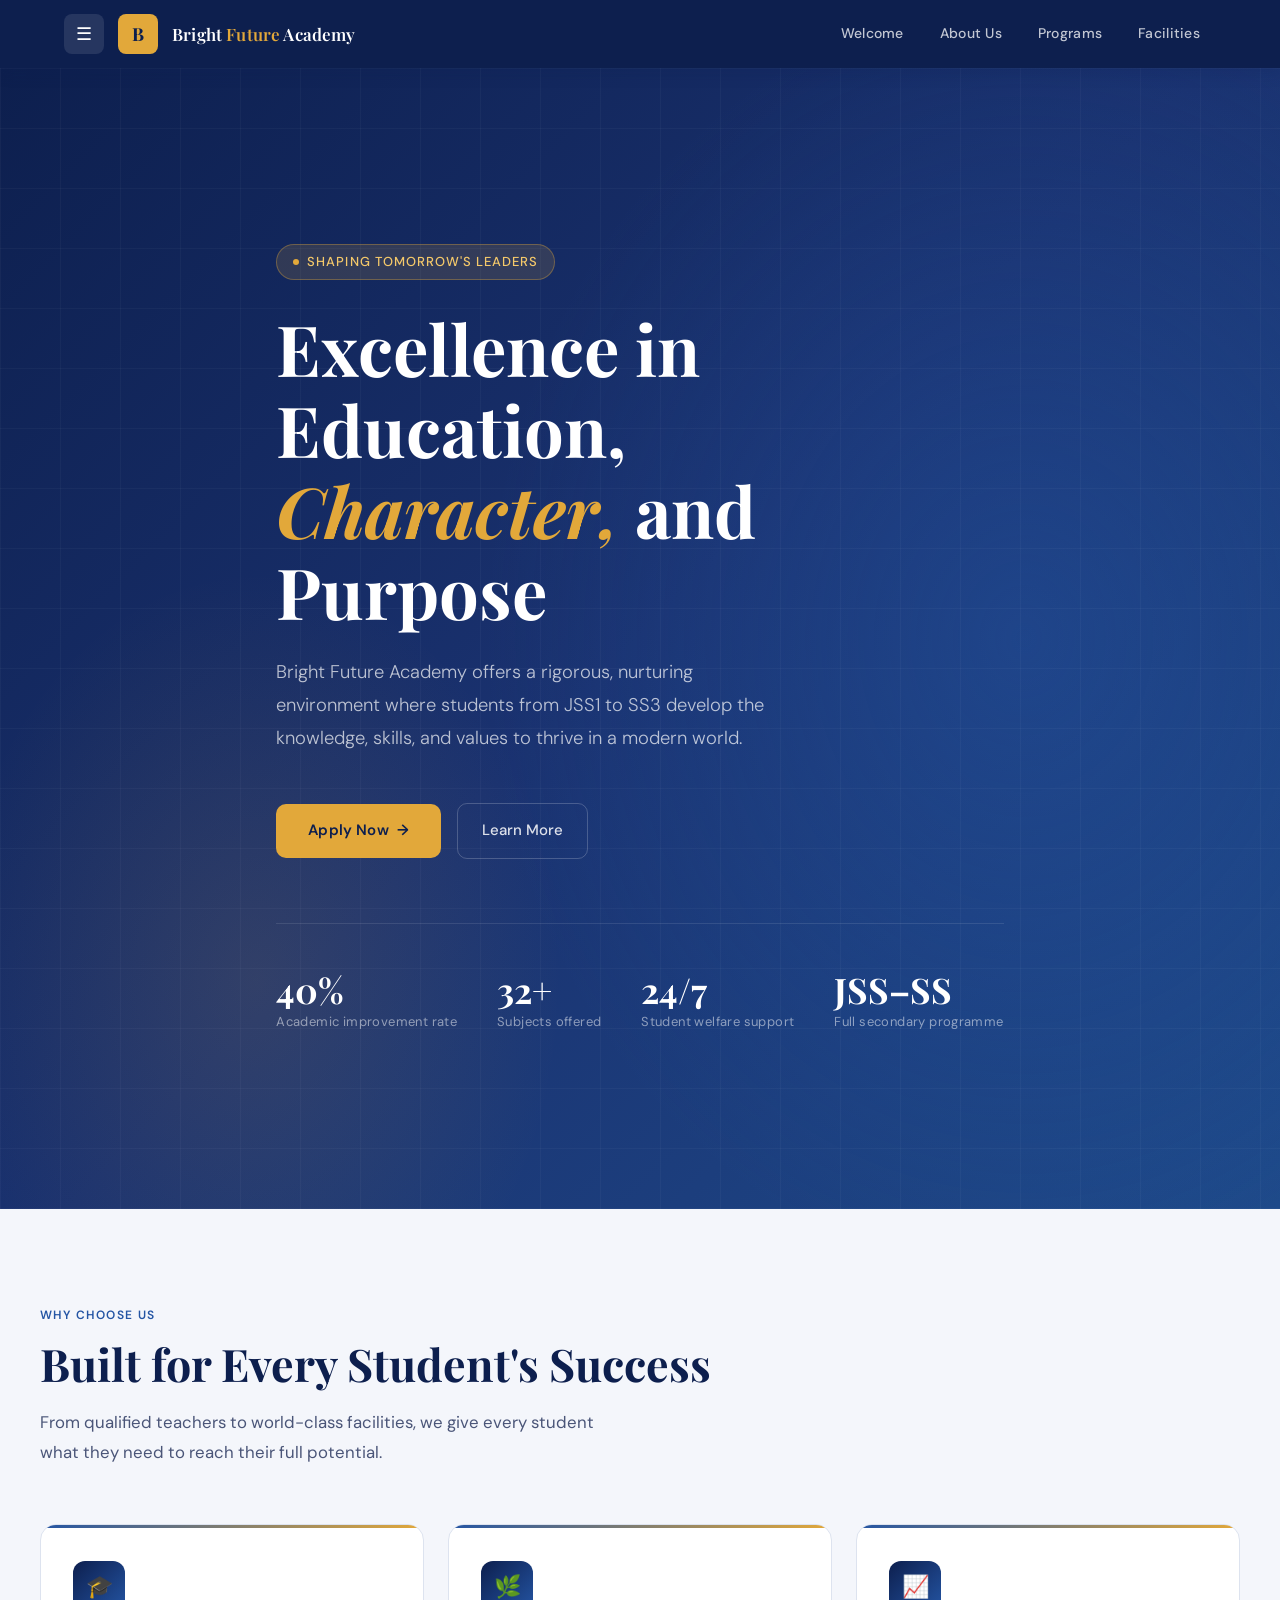
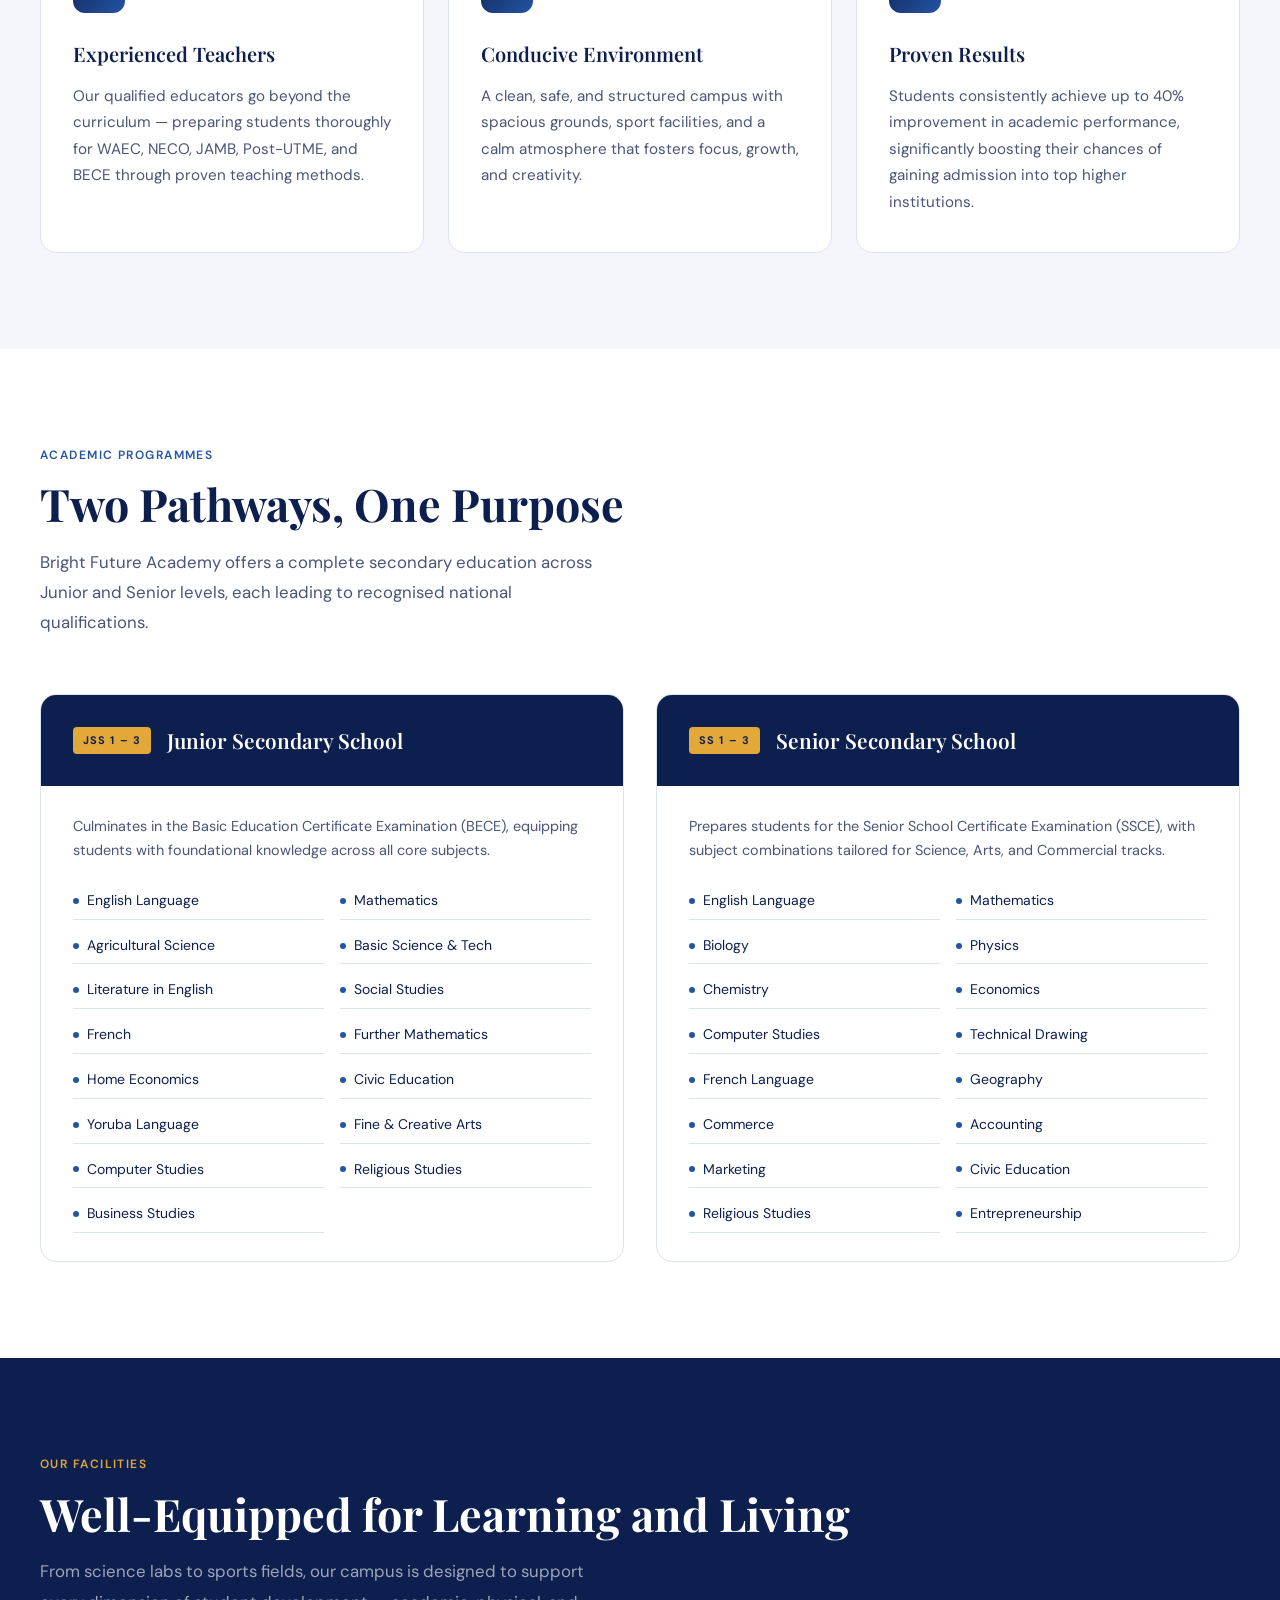
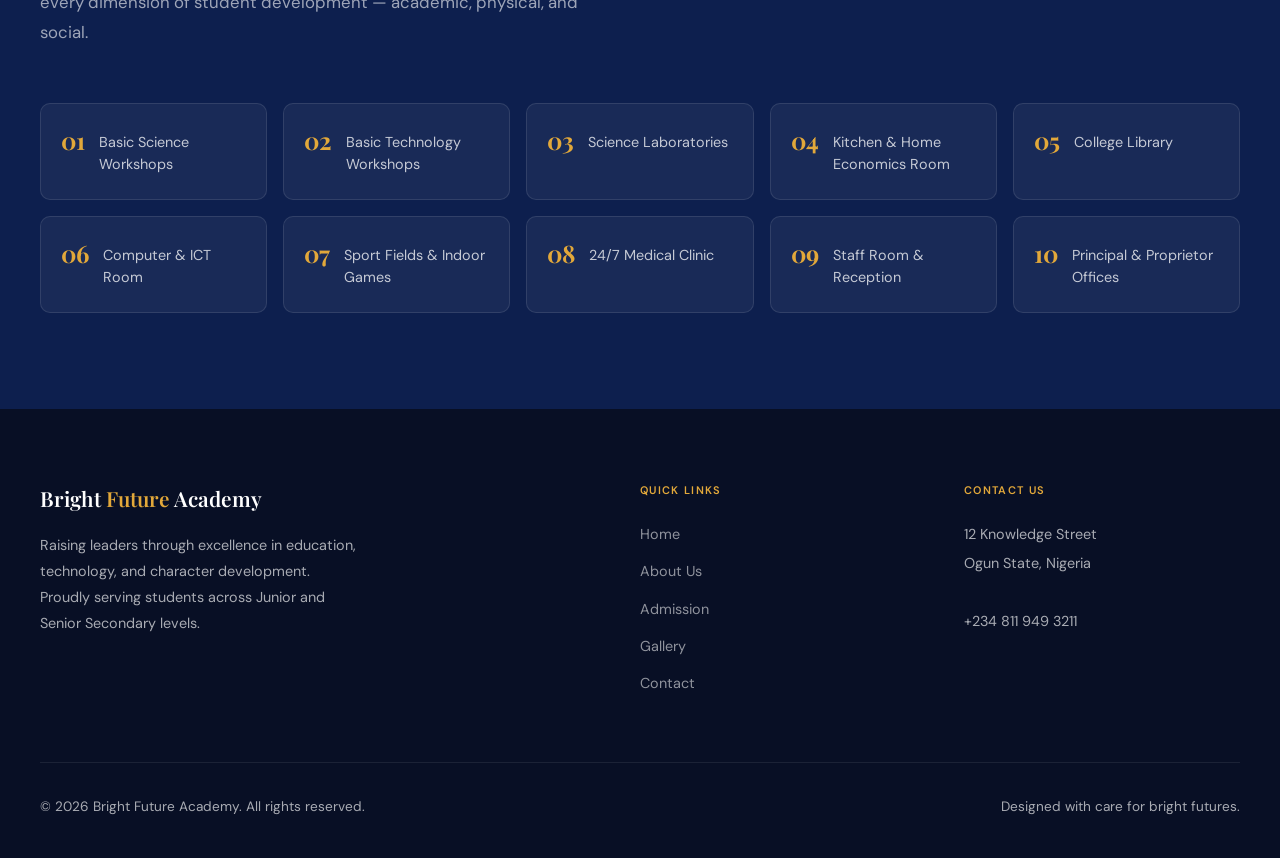
<file: index.html>
<!DOCTYPE html>
<html lang="en">
<head>
  <meta charset="UTF-8">
  <meta name="viewport" content="width=device-width, initial-scale=1.0">
  <title>Bright Future Academy</title>
  <link rel="preconnect" href="https://fonts.googleapis.com">
  <link href="https://fonts.googleapis.com/css2?family=Playfair+Display:wght@600;700&family=DM+Sans:wght@300;400;500;600&display=swap" rel="stylesheet">
  <link rel="stylesheet"href="index.css">
</head>
<body>
  <div id="side-overlay"></div>
  <div id="side-menu">
    <button id="side-close">&#x2715;</button>
    <a href="my aboutpage.html">About Us</a>
    <a href="admission.html">Admission</a>
    <a href="my contact.html">Contact</a>
    <a href="my gallery.html">Gallery</a>
  </div>
  <header>
    <div class="header-inner">
      <div class="logo-area">
        <button id="menu-btn" aria-label="Open menu">&#9776;</button>
        <div class="logo-icon">B</div>
        <div class="logo-text">Bright <span>Future</span> Academy</div>
      </div>
      <nav aria-label="Main navigation">
        <ul>
          <li><a href="#welcome">Welcome</a></li>
          <li><a href="#why">About Us</a></li>
          <li><a href="#programs">Programs</a></li>
          <li><a href="#facilities">Facilities</a></li>
        </ul>
      </nav>
    </div>
  </header>
  <section class="hero" id="welcome">
    <div class="hero-grid"></div>
    <div class="hero-content">
      <div class="hero-badge">Shaping Tomorrow's Leaders</div>
      <h1>Excellence in Education, <em>Character,</em> and Purpose</h1>
      <p>Bright Future Academy offers a rigorous, nurturing environment where students from JSS1 to SS3 develop the knowledge, skills, and values to thrive in a modern world.</p>
      <div class="hero-cta">
        <a href="admission.html" class="btn-primary">Apply Now</a>
        <a href="#why" class="btn-secondary">Learn More</a>
      </div>
      <div class="hero-stats">
        <div class="stat-item">
          <div class="stat-num">40%</div>
          <div class="stat-label">Academic improvement rate</div>
        </div>
        <div class="stat-item">
          <div class="stat-num">32+</div>
          <div class="stat-label">Subjects offered</div>
        </div>
        <div class="stat-item">
          <div class="stat-num">24/7</div>
          <div class="stat-label">Student welfare support</div>
        </div>
        <div class="stat-item">
          <div class="stat-num">JSS–SS</div>
          <div class="stat-label">Full secondary programme</div>
        </div>
      </div>
    </div>
  </section>
  <section id="why">
    <div class="section-inner">
      <p class="section-label">Why Choose Us</p>
      <h2 class="section-title">Built for Every Student's Success</h2>
      <p class="section-sub">From qualified teachers to world-class facilities, we give every student what they need to reach their full potential.</p>
      <div class="features-grid">
        <div class="feature-card fade-up">
          <div class="feature-icon">🎓</div>
          <h3>Experienced Teachers</h3>
          <p>Our qualified educators go beyond the curriculum — preparing students thoroughly for WAEC, NECO, JAMB, Post-UTME, and BECE through proven teaching methods.</p>
        </div>
        <div class="feature-card fade-up">
          <div class="feature-icon">🌿</div>
          <h3>Conducive Environment</h3>
          <p>A clean, safe, and structured campus with spacious grounds, sport facilities, and a calm atmosphere that fosters focus, growth, and creativity.</p>
        </div>
        <div class="feature-card fade-up">
          <div class="feature-icon">📈</div>
          <h3>Proven Results</h3>
          <p>Students consistently achieve up to 40% improvement in academic performance, significantly boosting their chances of gaining admission into top higher institutions.</p>
        </div>
      </div>
    </div>
  </section>
  <section id="programs">
    <div class="section-inner">
      <p class="section-label">Academic Programmes</p>
      <h2 class="section-title">Two Pathways, One Purpose</h2>
      <p class="section-sub">Bright Future Academy offers a complete secondary education across Junior and Senior levels, each leading to recognised national qualifications.</p>
      <div class="programs-grid">
        <div class="program-card fade-up">
          <div class="program-header">
            <div>
              <div class="program-tag">JSS 1 – 3</div>
            </div>
            <h3>Junior Secondary School</h3>
          </div>
          <div class="program-body">
            <p class="program-desc">Culminates in the Basic Education Certificate Examination (BECE), equipping students with foundational knowledge across all core subjects.</p>
            <ul class="subject-list">
              <li>English Language</li>
              <li>Mathematics</li>
              <li>Agricultural Science</li>
              <li>Basic Science & Tech</li>
              <li>Literature in English</li>
              <li>Social Studies</li>
              <li>French</li>
              <li>Further Mathematics</li>
              <li>Home Economics</li>
              <li>Civic Education</li>
              <li>Yoruba Language</li>
              <li>Fine & Creative Arts</li>
              <li>Computer Studies</li>
              <li>Religious Studies</li>
              <li>Business Studies</li>
            </ul>
          </div>
        </div>
        <div class="program-card fade-up">
          <div class="program-header">
            <div>
              <div class="program-tag">SS 1 – 3</div>
            </div>
            <h3>Senior Secondary School</h3>
          </div>
          <div class="program-body">
            <p class="program-desc">Prepares students for the Senior School Certificate Examination (SSCE), with subject combinations tailored for Science, Arts, and Commercial tracks.</p>
            <ul class="subject-list">
              <li>English Language</li>
              <li>Mathematics</li>
              <li>Biology</li>
              <li>Physics</li>
              <li>Chemistry</li>
              <li>Economics</li>
              <li>Computer Studies</li>
              <li>Technical Drawing</li>
              <li>French Language</li>
              <li>Geography</li>
              <li>Commerce</li>
              <li>Accounting</li>
              <li>Marketing</li>
              <li>Civic Education</li>
              <li>Religious Studies</li>
              <li>Entrepreneurship</li>
            </ul>
          </div>
        </div>
      </div>
    </div>
  </section>
  <section id="facilities">
    <div class="section-inner">
      <p class="section-label">Our Facilities</p>
      <h2 class="section-title">Well-Equipped for Learning and Living</h2>
      <p class="section-sub">From science labs to sports fields, our campus is designed to support every dimension of student development — academic, physical, and social.</p>
      <div class="facilities-grid">
        <div class="facility-item fade-up">
          <div class="facility-num">01</div>
          <span>Basic Science Workshops</span>
        </div>
        <div class="facility-item fade-up">
          <div class="facility-num">02</div>
          <span>Basic Technology Workshops</span>
        </div>
        <div class="facility-item fade-up">
          <div class="facility-num">03</div>
          <span>Science Laboratories</span>
        </div>
        <div class="facility-item fade-up">
          <div class="facility-num">04</div>
          <span>Kitchen & Home Economics Room</span>
        </div>
        <div class="facility-item fade-up">
          <div class="facility-num">05</div>
          <span>College Library</span>
        </div>
        <div class="facility-item fade-up">
          <div class="facility-num">06</div>
          <span>Computer & ICT Room</span>
        </div>
        <div class="facility-item fade-up">
          <div class="facility-num">07</div>
          <span>Sport Fields & Indoor Games</span>
        </div>
        <div class="facility-item fade-up">
          <div class="facility-num">08</div>
          <span>24/7 Medical Clinic</span>
        </div>
        <div class="facility-item fade-up">
          <div class="facility-num">09</div>
          <span>Staff Room & Reception</span>
        </div>
        <div class="facility-item fade-up">
          <div class="facility-num">10</div>
          <span>Principal & Proprietor Offices</span>
        </div>
      </div>
    </div>
  </section>
  <footer>
    <div class="footer-inner">
      <div class="footer-grid">
        <div class="footer-about">
          <div class="footer-logo">Bright <span>Future</span> Academy</div>
          <p>Raising leaders through excellence in education, technology, and character development. Proudly serving students across Junior and Senior Secondary levels.</p>
        </div>
        <div class="footer-col">
          <h4>Quick Links</h4>
          <ul>
            <li><a href="index.html"role = "active">Home</a></li>
            <li><a href="my aboutpage.html">About Us</a></li>
            <li><a href="admission.html">Admission</a></li>
            <li><a href="my gallery.html">Gallery</a></li>
            <li><a href="my contact.html">Contact</a></li>
          </ul>
        </div>
        <div class="footer-col">
          <h4>Contact Us</h4>
          <address>
            12 Knowledge Street<br>
            Ogun State, Nigeria<br><br>
            +234 811 949 3211<br>
          </address>
        </div>
      </div>
      <div class="footer-bottom">
        <p>&copy; 2026 Bright Future Academy. All rights reserved.</p>
        <p>Designed with care for bright futures.</p>
      </div>
    </div>
  </footer>
  <script src="index.js"></script>
</body>
</html>
</file>
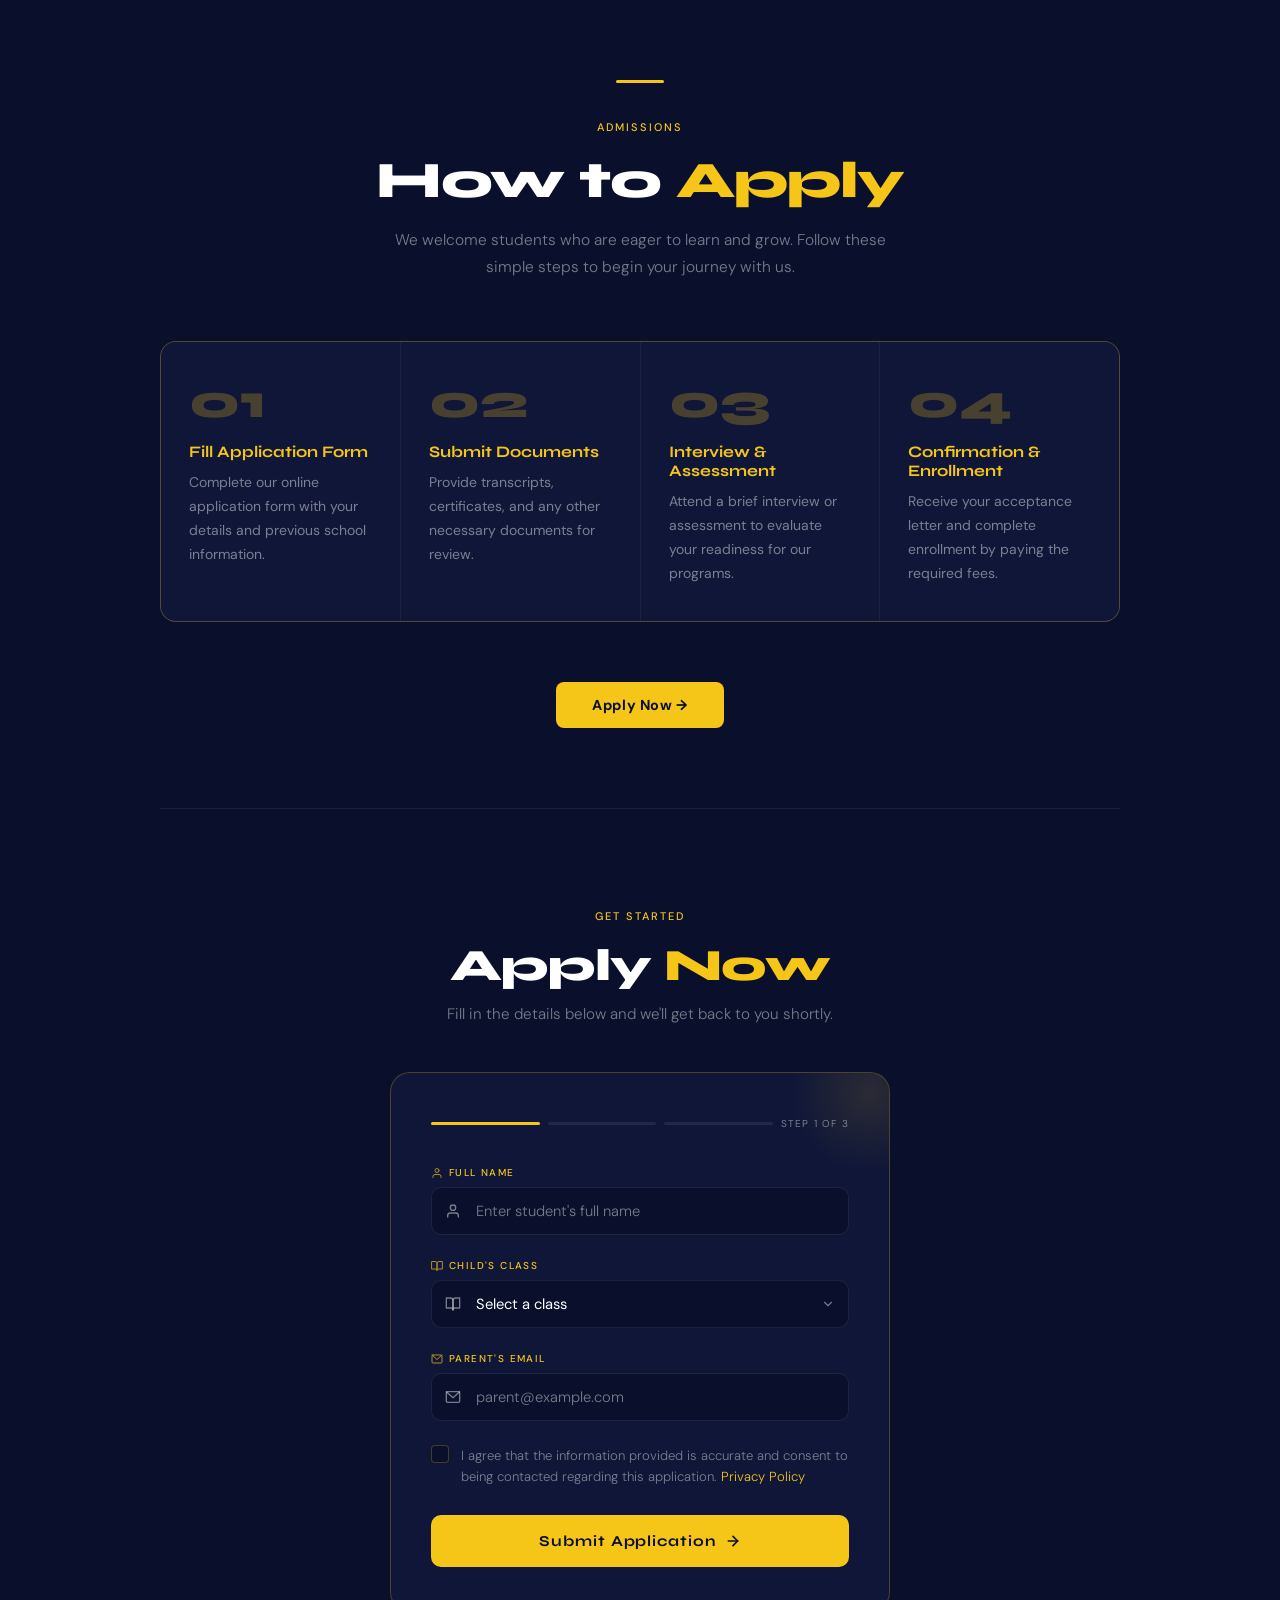
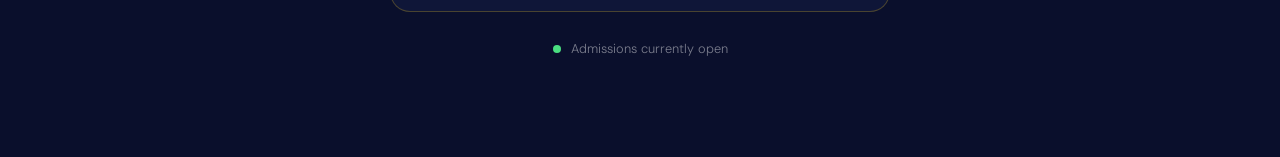
<file: admission.html>
<!DOCTYPE html>
<html lang="en">
<head>
  <meta charset="UTF-8"/>
  <meta name="viewport" content="width=device-width, initial-scale=1.0"/>
  <title>Admission</title>
  <link href="https://fonts.googleapis.com/css2?family=Syne:wght@700;800&family=DM+Sans:wght@300;400;500&display=swap" rel="stylesheet"/>
  <link rel="stylesheet"href="admission.css">
</head>
<body>
  <section class="admission" id="admission">
    <p class="admission-eyebrow">Admissions</p>
    <h2>How to <span>Apply</span></h2>
    <p class="admission-sub">We welcome students who are eager to learn and grow. Follow these simple steps to begin your journey with us.</p>
    <div class="admission-steps">
      <div class="step">
        <div class="step-number">01</div>
        <h3>Fill Application Form</h3>
        <p>Complete our online application form with your details and previous school information.</p>
      </div>
      <div class="step">
        <div class="step-number">02</div>
        <h3>Submit Documents</h3>
        <p>Provide transcripts, certificates, and any other necessary documents for review.</p>
      </div>
      <div class="step">
        <div class="step-number">03</div>
        <h3>Interview & Assessment</h3>
        <p>Attend a brief interview or assessment to evaluate your readiness for our programs.</p>
      </div>
      <div class="step">
        <div class="step-number">04</div>
        <h3>Confirmation & Enrollment</h3>
        <p>Receive your acceptance letter and complete enrollment by paying the required fees.</p>
      </div>
    </div>
    <a href="#apply" class="btn-apply">Apply Now →</a>
  </section>
  <div class="section-divider"></div>
  <section class="apply" id="apply">
    <p class="apply-eyebrow">Get Started</p>
    <h2>Apply <span>Now</span></h2>
    <p class="apply-sub">Fill in the details below and we'll get back to you shortly.</p>
    <form class="apply-form" id="applyForm" novalidate>
      <div class="form-progress">
        <div class="progress-step active" id="p1"></div>
        <div class="progress-step" id="p2"></div>
        <div class="progress-step" id="p3"></div>
        <span class="progress-label">Step <span id="stepCount">1</span> of 3</span>
      </div>
      <div class="form-group">
        <label for="name">
          <svg viewBox="0 0 24 24"><path d="M20 21v-2a4 4 0 0 0-4-4H8a4 4 0 0 0-4 4v2"/><circle cx="12" cy="7" r="4"/></svg>
          Full Name
        </label>
        <div class="input-wrap">
          <svg class="input-icon" viewBox="0 0 24 24"><path d="M20 21v-2a4 4 0 0 0-4-4H8a4 4 0 0 0-4 4v2"/><circle cx="12" cy="7" r="4"/></svg>
          <input type="text" id="name" placeholder="Enter student's full name" required/>
        </div>
      </div>
      <div class="form-group">
        <label for="classLevel">
          <svg viewBox="0 0 24 24"><path d="M2 3h6a4 4 0 0 1 4 4v14a3 3 0 0 0-3-3H2z"/><path d="M22 3h-6a4 4 0 0 0-4 4v14a3 3 0 0 1 3-3h7z"/></svg>
          Child's Class
        </label>
        <div class="input-wrap">
          <svg class="input-icon" viewBox="0 0 24 24"><path d="M2 3h6a4 4 0 0 1 4 4v14a3 3 0 0 0-3-3H2z"/><path d="M22 3h-6a4 4 0 0 0-4 4v14a3 3 0 0 1 3-3h7z"/></svg>
          <select id="classLevel" required>
            <option value="" disabled selected>Select a class</option>
            <optgroup label="Senior Secondary">
              <option>SSS 1</option>
              <option>SSS 2</option>
              <option>SSS 3</option>
            </optgroup>
            <optgroup label="Junior Secondary">
              <option>JSS 1</option>
              <option>JSS 2</option>
              <option>JSS 3</option>
            </optgroup>
          </select>
          <svg class="select-arrow" viewBox="0 0 24 24"><polyline points="6 9 12 15 18 9"/></svg>
        </div>
      </div>
      <div class="form-group">
        <label for="email">
          <svg viewBox="0 0 24 24"><rect x="2" y="4" width="20" height="16" rx="2"/><polyline points="2,4 12,13 22,4"/></svg>
          Parent's Email
        </label>
        <div class="input-wrap">
          <svg class="input-icon" viewBox="0 0 24 24"><rect x="2" y="4" width="20" height="16" rx="2"/><polyline points="2,4 12,13 22,4"/></svg>
          <input type="email" id="email" placeholder="parent@example.com" required/>
        </div>
      </div>
      <div class="form-check">
        <input type="checkbox" id="consent" required/>
        <label for="consent">I agree that the information provided is accurate and consent to being contacted regarding this application. <span>Privacy Policy</span></label>
      </div>
      <button type="submit" class="form-submit">
        Submit Application
        <svg viewBox="0 0 24 24"><line x1="5" y1="12" x2="19" y2="12"/><polyline points="12 5 19 12 12 19"/></svg>
      </button>
      <div class="success-message" id="successMsg">
        <div class="success-icon">
          <svg viewBox="0 0 24 24"><polyline points="20 6 9 17 4 12"/></svg>
        </div>
        <h3>Application Received!</h3>
        <p>Thank you for applying. We'll review your details and reach out via email within 2–3 business days.</p>
      </div>
    </form>
    <div class="status-bar">
      <div class="status-dot"></div>
      <span class="status-text">Admissions currently open</span>
    </div>
  </section>
  <script src="admission.js"></script>
</body>
</html>
</file>
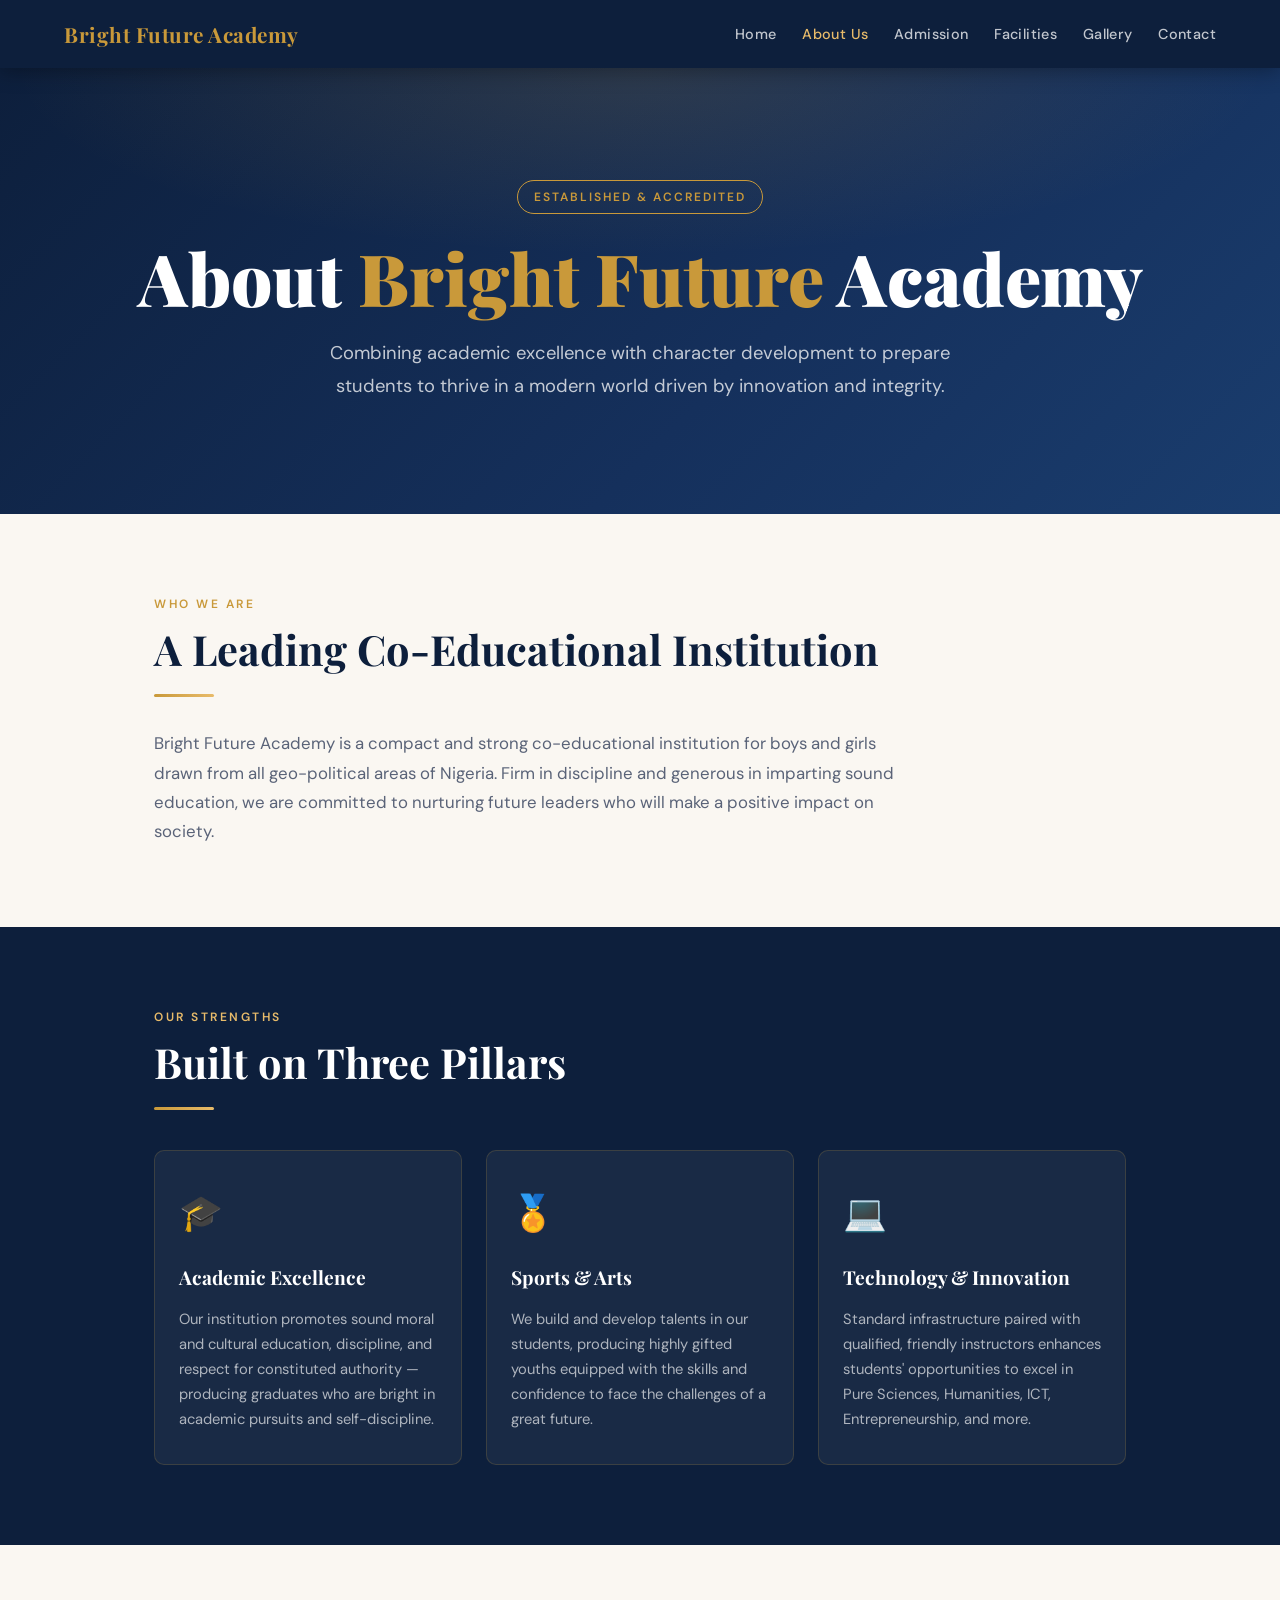
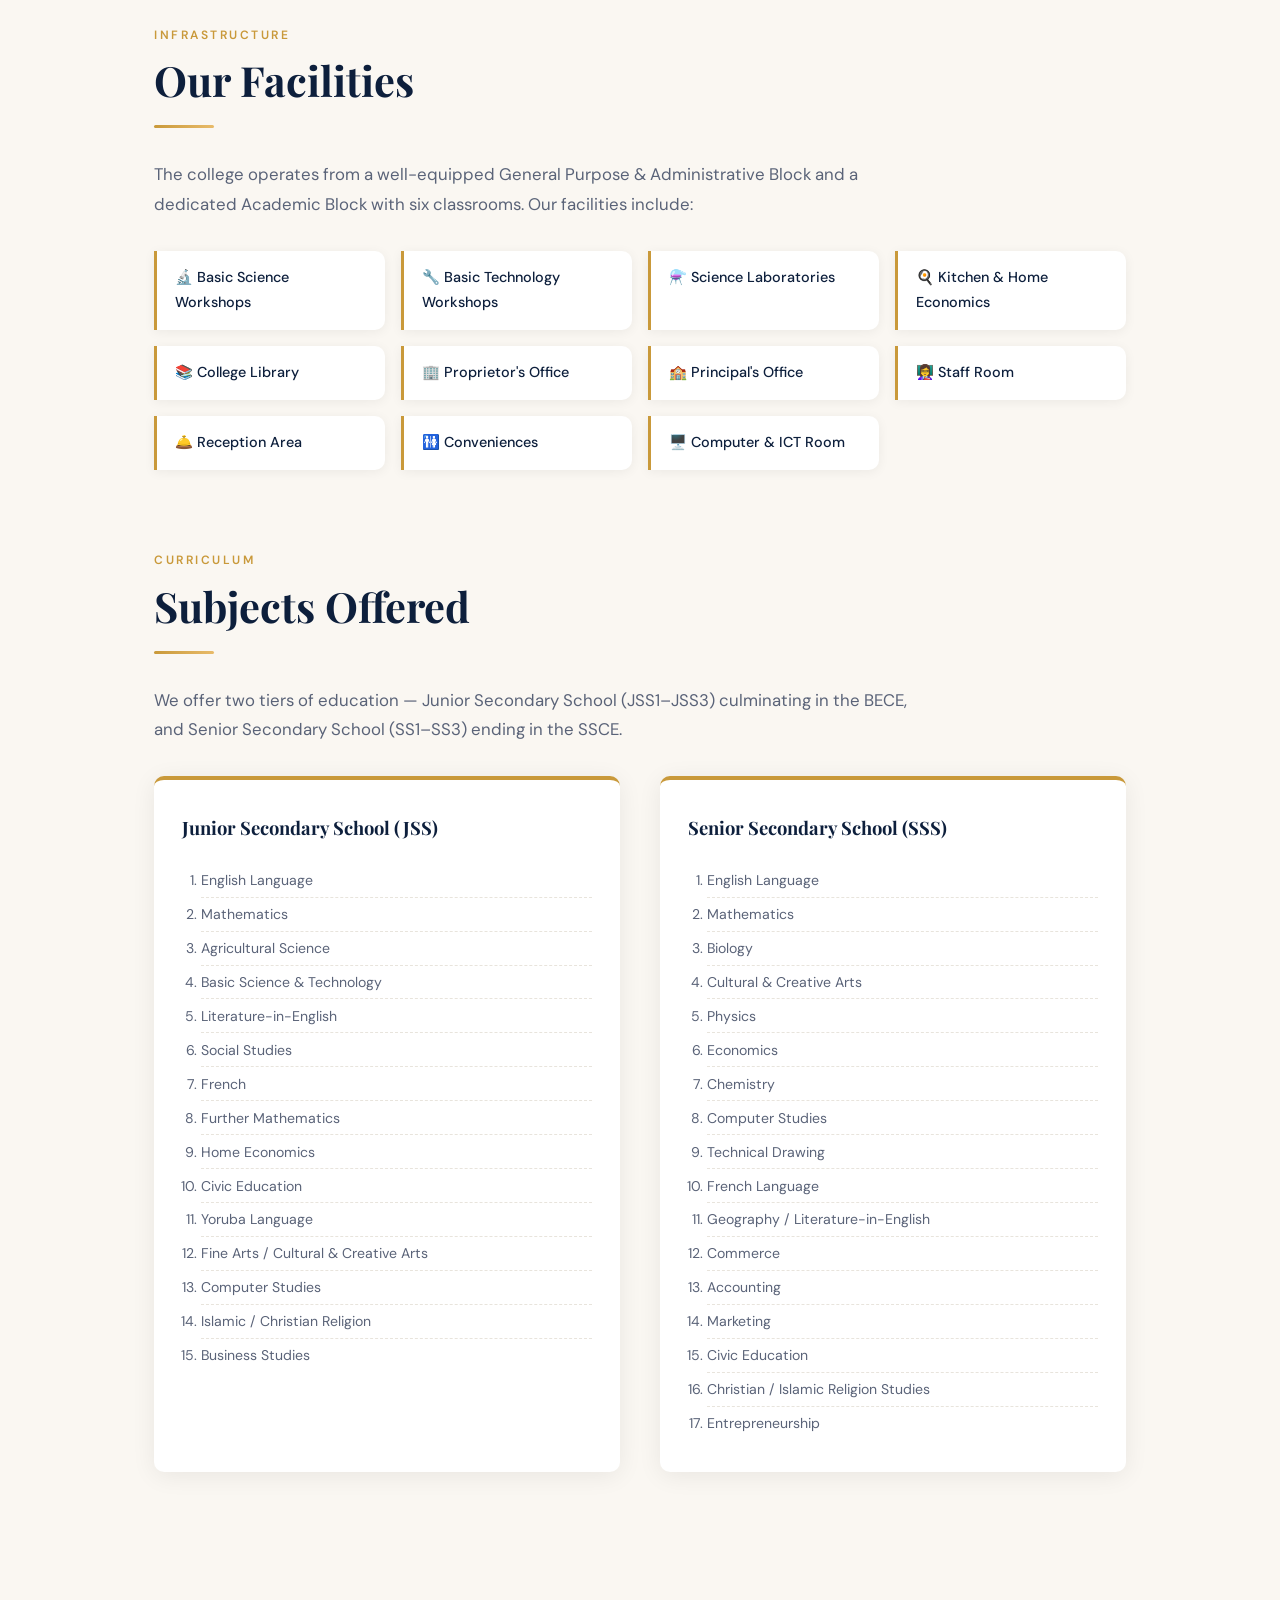
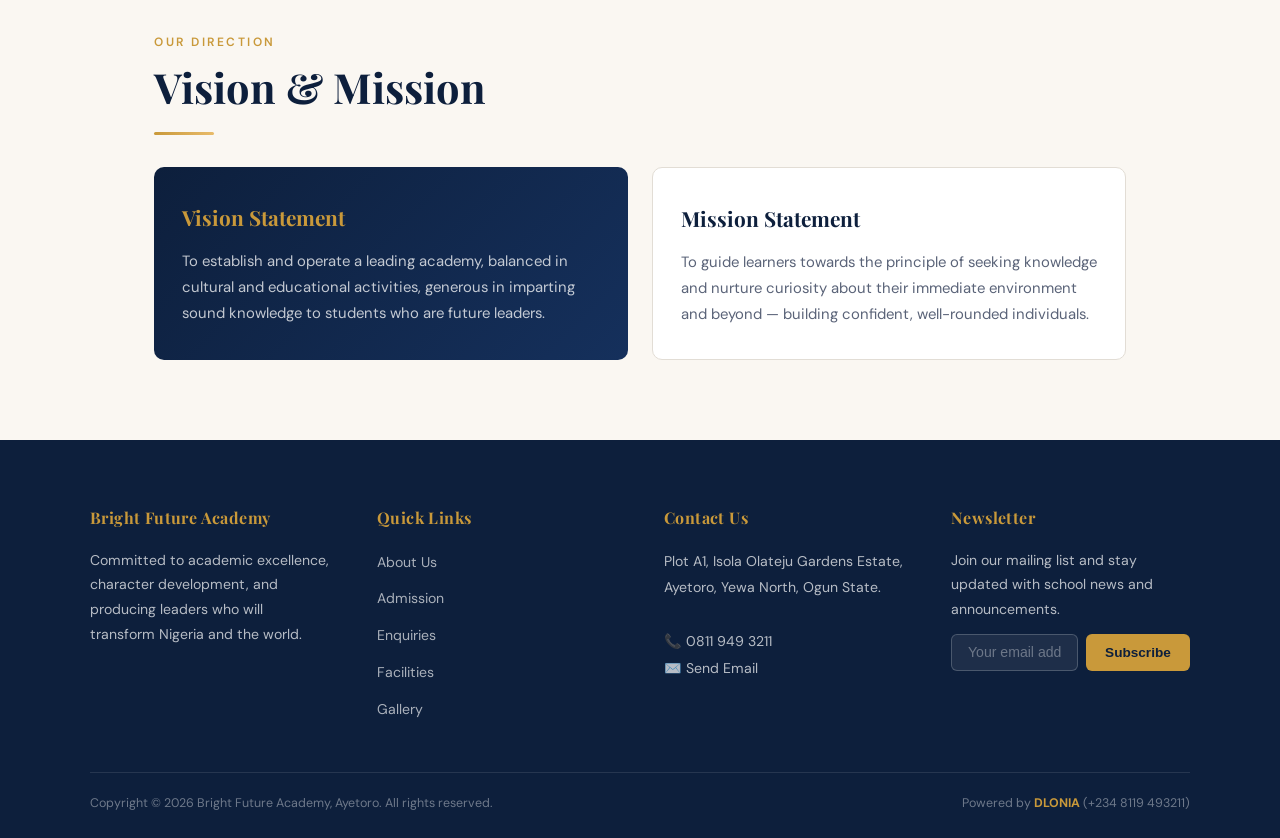
<file: my aboutpage.html>
<!DOCTYPE html>
<html lang="en">
<head>
  <meta charset="UTF-8" />
  <meta name="viewport" content="width=device-width, initial-scale=1.0" />
  <title>About Us — Bright Future Academy</title>
  <link rel="preconnect" href="https://fonts.googleapis.com" />
  <link rel="preconnect" href="https://fonts.gstatic.com" crossorigin />
  <link href="https://fonts.googleapis.com/css2?family=Playfair+Display:wght@400;700;900&family=DM+Sans:wght@300;400;500;600&display=swap" rel="stylesheet" />
  <link rel="stylesheet"href="aboutpage.css">
</head>
<body>
  <nav class="site-nav" role="navigation" aria-label="Main navigation">
    <div class="nav-logo">Bright Future Academy</div>
    <ul class="nav-links">
      <li><a href="index.html">Home</a></li>
      <li><a href="my aboutpage.html" class="active">About Us</a></li>
      <li><a href="admission.html">Admission</a></li>
      <li><a href="#facilities">Facilities</a></li>
      <li><a href="my gallery.html">Gallery</a></li>
      <li><a href="my contact.html">Contact</a></li>
    </ul>
    <button class="hamburger" aria-label="Toggle menu" onclick="toggleMenu()">
      <span></span><span></span><span></span>
    </button>
  </nav>
  <div class="mobile-menu" id="mobileMenu">
    <a href="index.html">Home</a>
    <a href="my aboutpage.html">About Us</a>
    <a href="admission.html">Admission</a>
    <a href="#facilities">Facilities</a>
    <a href="my gallery.html">Gallery</a>
    <a href="my contact.html">Contact</a>
  </div>
  <section class="hero" aria-label="Page hero">
    <div class="hero-badge">Established &amp; Accredited</div>
    <h1>About <span>Bright Future</span> Academy</h1>
    <p>Combining academic excellence with character development to prepare students to thrive in a modern world driven by innovation and integrity.</p>
  </section>
  <section class="section" aria-labelledby="about-heading">
    <p class="section-label">Who We Are</p>
    <h2 class="section-title" id="about-heading">A Leading Co-Educational Institution</h2>
    <div class="divider"></div>
    <p class="section-body">
      Bright Future Academy is a compact and strong co-educational institution for boys and girls drawn from all geo-political areas of Nigeria. Firm in discipline and generous in imparting sound education, we are committed to nurturing future leaders who will make a positive impact on society.
    </p>
  </section>
  <section class="pillars" aria-labelledby="pillars-heading">
    <div class="section">
      <p class="section-label" style="color:var(--gold-light)">Our Strengths</p>
      <h2 class="section-title" id="pillars-heading" style="color:var(--white)">Built on Three Pillars</h2>
      <div class="divider"></div>
      <div class="pillars-grid">
        <div class="pillar-card">
          <div class="pillar-icon">🎓</div>
          <h3>Academic Excellence</h3>
          <p>Our institution promotes sound moral and cultural education, discipline, and respect for constituted authority — producing graduates who are bright in academic pursuits and self-discipline.</p>
        </div>
        <div class="pillar-card">
          <div class="pillar-icon">🏅</div>
          <h3>Sports &amp; Arts</h3>
          <p>We build and develop talents in our students, producing highly gifted youths equipped with the skills and confidence to face the challenges of a great future.</p>
        </div>
        <div class="pillar-card">
          <div class="pillar-icon">💻</div>
          <h3>Technology &amp; Innovation</h3>
          <p>Standard infrastructure paired with qualified, friendly instructors enhances students' opportunities to excel in Pure Sciences, Humanities, ICT, Entrepreneurship, and more.</p>
        </div>
      </div>
    </div>
  </section>
  <section class="section" aria-labelledby="facilities-heading"id="facilities">
    <p class="section-label">Infrastructure</p>
    <h2 class="section-title" id="facilities-heading">Our Facilities</h2>
    <div class="divider"></div>
    <p class="section-body">The college operates from a well-equipped General Purpose &amp; Administrative Block and a dedicated Academic Block with six classrooms. Our facilities include:</p>
    <div class="facilities-grid"id="facilities" role="list">
      <div class="facility-item" role="listitem">🔬 Basic Science Workshops</div>
      <div class="facility-item" role="listitem">🔧 Basic Technology Workshops</div>
      <div class="facility-item" role="listitem">⚗️ Science Laboratories</div>
      <div class="facility-item" role="listitem">🍳 Kitchen &amp; Home Economics</div>
      <div class="facility-item" role="listitem">📚 College Library</div>
      <div class="facility-item" role="listitem">🏢 Proprietor's Office</div>
      <div class="facility-item" role="listitem">🏫 Principal's Office</div>
      <div class="facility-item" role="listitem">👩‍🏫 Staff Room</div>
      <div class="facility-item" role="listitem">🛎️ Reception Area</div>
      <div class="facility-item" role="listitem">🚻 Conveniences</div>
      <div class="facility-item" role="listitem">🖥️ Computer &amp; ICT Room</div>
    </div>
  </section>
  <section class="section" aria-labelledby="subjects-heading" style="background:var(--cream); padding-top:0;"id="Enquiries">
    <p class="section-label">Curriculum</p>
    <h2 class="section-title" id="subjects-heading">Subjects Offered</h2>
    <div class="divider"></div>
    <p class="section-body">We offer two tiers of education — Junior Secondary School (JSS1–JSS3) culminating in the BECE, and Senior Secondary School (SS1–SS3) ending in the SSCE.</p>
    <div class="subjects-wrap">
      <div class="subject-block">
        <h3>Junior Secondary School (JSS)</h3>
        <ol>
          <li>English Language</li>
          <li>Mathematics</li>
          <li>Agricultural Science</li>
          <li>Basic Science &amp; Technology</li>
          <li>Literature-in-English</li>
          <li>Social Studies</li>
          <li>French</li>
          <li>Further Mathematics</li>
          <li>Home Economics</li>
          <li>Civic Education</li>
          <li>Yoruba Language</li>
          <li>Fine Arts / Cultural &amp; Creative Arts</li>
          <li>Computer Studies</li>
          <li>Islamic / Christian Religion</li>
          <li>Business Studies</li>
        </ol>
      </div>
      <div class="subject-block">
        <h3>Senior Secondary School (SSS)</h3>
        <ol>
          <li>English Language</li>
          <li>Mathematics</li>
          <li>Biology</li>
          <li>Cultural &amp; Creative Arts</li>
          <li>Physics</li>
          <li>Economics</li>
          <li>Chemistry</li>
          <li>Computer Studies</li>
          <li>Technical Drawing</li>
          <li>French Language</li>
          <li>Geography / Literature-in-English</li>
          <li>Commerce</li>
          <li>Accounting</li>
          <li>Marketing</li>
          <li>Civic Education</li>
          <li>Christian / Islamic Religion Studies</li>
          <li>Entrepreneurship</li>
        </ol>
      </div>
    </div>
  </section>
  <section class="section" aria-labelledby="vm-heading">
    <p class="section-label">Our Direction</p>
    <h2 class="section-title" id="vm-heading">Vision &amp; Mission</h2>
    <div class="divider"></div>
    <div class="vm-grid">
      <div class="vm-card vision">
        <h3>Vision Statement</h3>
        <p>To establish and operate a leading academy, balanced in cultural and educational activities, generous in imparting sound knowledge to students who are future leaders.</p>
      </div>
      <div class="vm-card mission">
        <h3>Mission Statement</h3>
        <p>To guide learners towards the principle of seeking knowledge and nurture curiosity about their immediate environment and beyond — building confident, well-rounded individuals.</p>
      </div>
    </div>
  </section>
  <footer role="contentinfo">
    <div class="footer-grid">
      <div class="footer-col">
        <h4>Bright Future Academy</h4>
        <p>Committed to academic excellence, character development, and producing leaders who will transform Nigeria and the world.</p>
      </div>
      <div class="footer-col">
        <h4>Quick Links</h4>
        <ul>
          <li><a href="my aboutpage.html">About Us</a></li>
          <li><a href="admission.html">Admission</a></li>
          <li><a href="#Enquiries">Enquiries</a></li>
          <li><a href="#facilities">Facilities</a></li>
          <li><a href="my gallery.html">Gallery</a></li>
        </ul>
      </div>
      <div class="footer-col">
        <h4>Contact Us</h4>
        <address>
          Plot A1, Isola Olateju Gardens Estate,<br />
          Ayetoro, Yewa North, Ogun State.<br /><br />
          📞 <a href="tel:08119493211">0811 949 3211</a><br />
          ✉️ <a href="mailto:oyebanjodavidoluwalonimi@gmail.com">Send Email</a>
        </address>
      </div>
      <div class="footer-col">
        <h4>Newsletter</h4>
        <p>Join our mailing list and stay updated with school news and announcements.</p>
        <div class="newsletter-form">
          <input type="email" placeholder="Your email address" aria-label="Email address" />
          <button type="button">Subscribe</button>
        </div>
      </div>
    </div>
    <div class="footer-bottom">
      <span>Copyright &copy; 2026 Bright Future Academy, Ayetoro. All rights reserved.</span>
      <span>Powered by <strong style="color:var(--gold)">DLONIA</strong> (+234 8119 493211)</span>
    </div>
  </footer>
  <script src="aboutpage.js"></script>
</body>
</html>
</file>
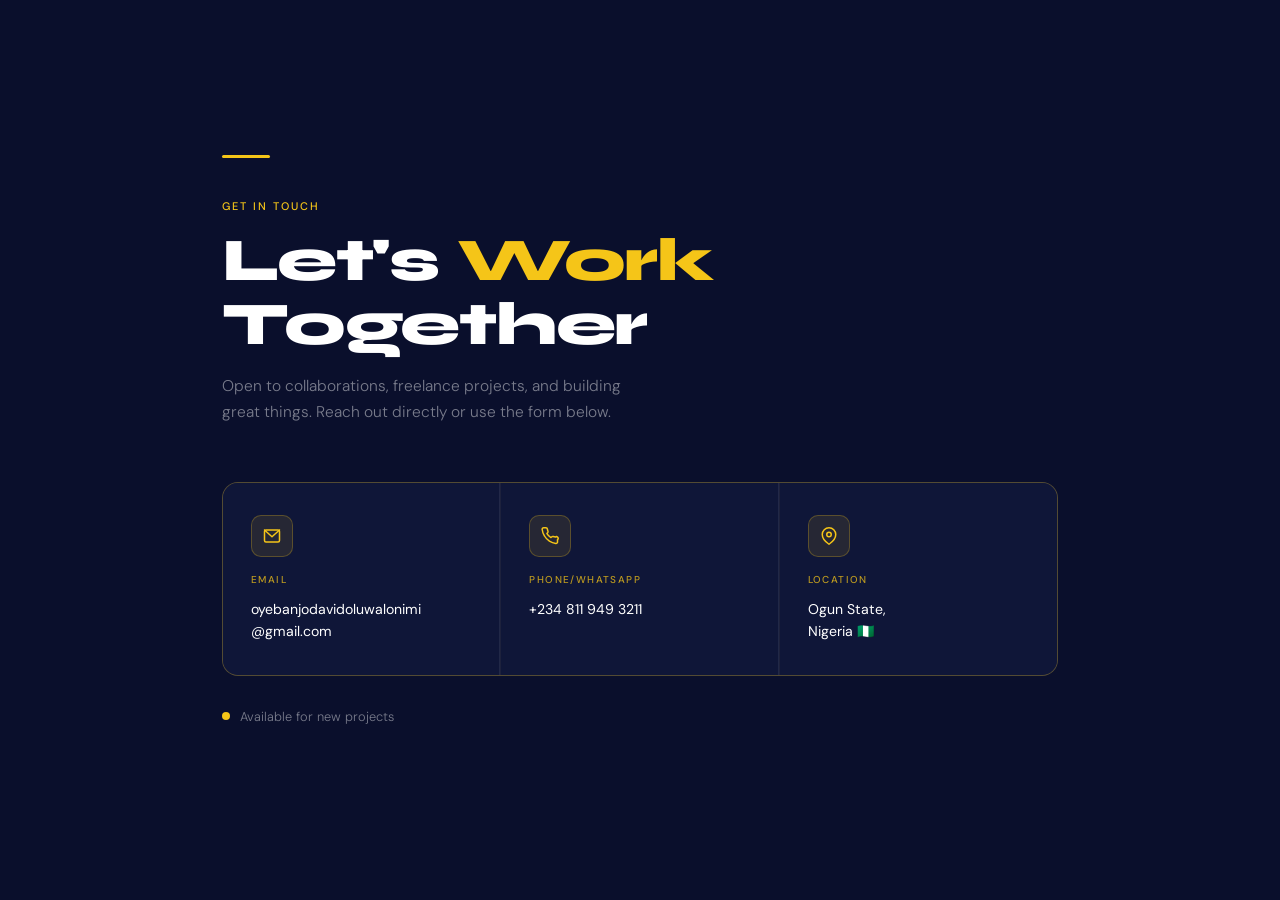
<file: my contact.html>
<!DOCTYPE html>
<html lang="en">
<head>
  <meta charset="UTF-8" />
  <meta name="viewport" content="width=device-width, initial-scale=1.0"/>
  <title>Contact</title>
  <link href="https://fonts.googleapis.com/css2?family=Syne:wght@700;800&family=DM+Sans:wght@300;400;500&display=swap" rel="stylesheet"/>
  <link rel="stylesheet"href="my contact.css">
</head>
<body>
  <section class="contact" id="contact">
    <p class="contact-eyebrow">Get in touch</p>
    <h2>Let's <span>Work</span><br>Together</h2>
    <p class="contact-sub">Open to collaborations, freelance projects, and building great things. Reach out directly or use the form below.</p>
    <div class="contact-grid">
      <div class="contact-card">
        <div class="card-icon">
          <svg viewBox="0 0 24 24"><rect x="2" y="4" width="20" height="16" rx="2"/><polyline points="2,4 12,13 22,4"/></svg>
        </div>
        <span class="card-label">Email</span>
        <p class="card-value">
          <a href="mailto:oyebanjodavidoluwalonimi@gmail.com">oyebanjodavidoluwalonimi<br>@gmail.com</a>
        </p>
      </div>
      <div class="contact-card">
        <div class="card-icon">
          <svg viewBox="0 0 24 24"><path d="M22 16.92v3a2 2 0 0 1-2.18 2 19.79 19.79 0 0 1-8.63-3.07A19.5 19.5 0 0 1 4.69 12 19.79 19.79 0 0 1 1.57 3.38 2 2 0 0 1 3.54 1h3a2 2 0 0 1 2 1.72c.127.96.361 1.903.7 2.81a2 2 0 0 1-.45 2.11L7.91 8.72a16 16 0 0 0 5.37 5.37l.88-.88a2 2 0 0 1 2.11-.45c.907.339 1.85.573 2.81.7A2 2 0 0 1 22 16.92z"/></svg>
        </div>
        <span class="card-label">Phone/WhatsApp</span>
        <p class="card-value">
          <a href="tel:+2348119493211">+234 811 949 3211</a>
        </p>
      </div>
      <div class="contact-card">
        <div class="card-icon">
          <svg viewBox="0 0 24 24"><path d="M21 10c0 7-9 13-9 13s-9-6-9-13a9 9 0 0 1 18 0z"/><circle cx="12" cy="10" r="3"/></svg>
        </div>
        <span class="card-label">Location</span>
        <p class="card-value">Ogun State,<br>Nigeria 🇳🇬</p>
      </div>
    </div>
    <div class="status-bar">
      <div class="status-dot"></div>
      <span class="status-text">Available for new projects</span>
    </div>
  </section>
</body>
</html>
</file>
<file: index.css>
*, *::before, *::after { box-sizing: border-box; margin: 0; padding: 0; }

    :root {
      --navy: #0d1f4e;
      --navy-mid: #1a3270;
      --blue: #2455a4;
      --blue-light: #3a6fc4;
      --gold: #e2a83a;
      --gold-light: #f5c96a;
      --white: #ffffff;
      --off-white: #f4f6fb;
      --text-dark: #0d1f4e;
      --text-muted: #4a5578;
      --text-light: #8892aa;
      --border: #dde3ef;
      --font-display: 'Playfair Display', Georgia, serif;
      --font-body: 'DM Sans', Arial, sans-serif;
      --shadow-sm: 0 2px 8px rgba(13,31,78,0.08);
      --shadow-md: 0 6px 24px rgba(13,31,78,0.12);
      --shadow-lg: 0 16px 48px rgba(13,31,78,0.18);
      --radius: 10px;
      --radius-lg: 16px;
    }

    html { scroll-behavior: smooth; }

    body {
      font-family: var(--font-body);
      background: var(--white);
      color: var(--text-dark);
      font-size: 16px;
      line-height: 1.7;
    }

    /* ── SIDE MENU ── */
    #side-overlay {
      position: fixed; inset: 0;
      background: rgba(13,31,78,0.4);
      z-index: 998;
      opacity: 0; pointer-events: none;
      transition: opacity 0.3s ease;
    }
    #side-overlay.active { opacity: 1; pointer-events: auto; }

    #side-menu {
      position: fixed;
      top: 0; left: -280px;
      width: 260px; height: 100%;
      background: var(--navy);
      z-index: 999;
      transition: left 0.35s cubic-bezier(0.4, 0, 0.2, 1);
      display: flex; flex-direction: column;
      padding: 80px 0 40px;
    }
    #side-menu.show { left: 0; }

    #side-menu a {
      display: block;
      padding: 14px 32px;
      color: rgba(255,255,255,0.75);
      text-decoration: none;
      font-size: 15px;
      font-weight: 500;
      letter-spacing: 0.02em;
      border-left: 3px solid transparent;
      transition: all 0.2s;
    }
    #side-menu a:hover {
      color: var(--gold);
      border-left-color: var(--gold);
      background: rgba(255,255,255,0.05);
      padding-left: 38px;
    }

    #side-close {
      position: absolute; top: 20px; right: 20px;
      background: rgba(255,255,255,0.1);
      border: none; color: white;
      width: 36px; height: 36px;
      border-radius: 50%;
      font-size: 18px;
      cursor: pointer;
      display: flex; align-items: center; justify-content: center;
      transition: background 0.2s;
    }
    #side-close:hover { background: rgba(255,255,255,0.2); }

    /* ── HEADER / NAV ── */
    header {
      position: sticky; top: 0;
      z-index: 100;
      background: var(--navy);
      box-shadow: 0 2px 16px rgba(13,31,78,0.25);
    }

    .header-inner {
      max-width: 1200px;
      margin: 0 auto;
      padding: 0 24px;
      display: flex;
      align-items: center;
      justify-content: space-between;
      height: 68px;
    }

    .logo-area {
      display: flex; align-items: center; gap: 14px;
    }

    .logo-icon {
      width: 40px; height: 40px;
      background: var(--gold);
      border-radius: 8px;
      display: flex; align-items: center; justify-content: center;
      font-size: 18px; font-weight: 700;
      color: var(--navy);
      font-family: var(--font-display);
      flex-shrink: 0;
    }

    .logo-text {
      font-family: var(--font-display);
      font-size: 17px;
      font-weight: 600;
      color: var(--white);
      letter-spacing: 0.01em;
      line-height: 1.2;
    }
    .logo-text span { color: var(--gold); }

    nav ul {
      list-style: none;
      display: flex;
      gap: 4px;
    }

    nav ul a {
      display: block;
      padding: 8px 16px;
      color: rgba(255,255,255,0.75);
      text-decoration: none;
      font-size: 14px;
      font-weight: 500;
      letter-spacing: 0.02em;
      border-radius: 6px;
      transition: all 0.2s;
    }
    nav ul a:hover {
      color: var(--white);
      background: rgba(255,255,255,0.1);
    }

    #menu-btn {
      background: rgba(255,255,255,0.1);
      border: none;
      color: white;
      width: 40px; height: 40px;
      border-radius: 8px;
      font-size: 18px;
      cursor: pointer;
      display: flex; align-items: center; justify-content: center;
      transition: background 0.2s;
    }
    #menu-btn:hover { background: rgba(255,255,255,0.18); }

    /* ── HERO ── */
    .hero {
      position: relative;
      min-height: 92vh;
      background: linear-gradient(135deg, var(--navy) 0%, var(--navy-mid) 50%, #1e4a8a 100%);
      display: flex; align-items: center;
      overflow: hidden;
    }

    .hero::before {
      content: '';
      position: absolute; inset: 0;
      background:
        radial-gradient(ellipse 60% 80% at 80% 50%, rgba(36,85,164,0.4) 0%, transparent 70%),
        radial-gradient(ellipse 40% 60% at 20% 80%, rgba(226,168,58,0.12) 0%, transparent 60%);
    }

    .hero-grid {
      position: absolute; inset: 0;
      background-image:
        linear-gradient(rgba(255,255,255,0.03) 1px, transparent 1px),
        linear-gradient(90deg, rgba(255,255,255,0.03) 1px, transparent 1px);
      background-size: 60px 60px;
    }

    .hero-content {
      position: relative; z-index: 2;
      max-width: 1200px;
      margin: 0 auto;
      padding: 80px 24px;
    }

    .hero-badge {
      display: inline-flex;
      align-items: center;
      gap: 8px;
      background: rgba(226,168,58,0.15);
      border: 1px solid rgba(226,168,58,0.35);
      color: var(--gold-light);
      padding: 6px 16px;
      border-radius: 100px;
      font-size: 13px;
      font-weight: 500;
      letter-spacing: 0.08em;
      text-transform: uppercase;
      margin-bottom: 28px;
    }
    .hero-badge::before {
      content: '';
      width: 6px; height: 6px;
      background: var(--gold);
      border-radius: 50%;
    }

    .hero h1 {
      font-family: var(--font-display);
      font-size: clamp(2.6rem, 6vw, 4.4rem);
      font-weight: 700;
      color: var(--white);
      line-height: 1.15;
      max-width: 700px;
      margin-bottom: 24px;
    }

    .hero h1 em {
      font-style: italic;
      color: var(--gold);
    }

    .hero p {
      font-size: 1.15rem;
      color: rgba(255,255,255,0.7);
      max-width: 520px;
      margin-bottom: 48px;
      font-weight: 300;
      line-height: 1.8;
    }

    .hero-cta {
      display: flex; gap: 16px; flex-wrap: wrap; align-items: center;
    }

    .btn-primary {
      display: inline-flex; align-items: center; gap: 8px;
      background: var(--gold);
      color: var(--navy);
      padding: 14px 32px;
      border-radius: var(--radius);
      font-weight: 600;
      font-size: 15px;
      text-decoration: none;
      letter-spacing: 0.01em;
      transition: all 0.25s;
      border: none; cursor: pointer;
      font-family: var(--font-body);
    }
    .btn-primary:hover {
      background: var(--gold-light);
      transform: translateY(-2px);
      box-shadow: 0 8px 24px rgba(226,168,58,0.35);
    }
    .btn-primary::after { content: '→'; }

    .btn-secondary {
      display: inline-flex; align-items: center; gap: 8px;
      color: rgba(255,255,255,0.85);
      padding: 14px 24px;
      border-radius: var(--radius);
      font-weight: 500;
      font-size: 15px;
      text-decoration: none;
      border: 1px solid rgba(255,255,255,0.2);
      transition: all 0.25s;
    }
    .btn-secondary:hover {
      color: white;
      border-color: rgba(255,255,255,0.5);
      background: rgba(255,255,255,0.08);
    }

    .hero-stats {
      display: flex; gap: 40px; flex-wrap: wrap;
      margin-top: 64px;
      padding-top: 48px;
      border-top: 1px solid rgba(255,255,255,0.1);
    }

    
    .stat-num {
      font-family: var(--font-display);
      font-size: 2.2rem;
      font-weight: 700;
      color: var(--white);
      line-height: 1;
    }
    .stat-label {
      font-size: 13px;
      color: rgba(255,255,255,0.5);
      margin-top: 4px;
      letter-spacing: 0.03em;
    }

    /* ── SECTION SHELL ── */
    section { padding: 96px 24px; }
    .section-inner { max-width: 1200px; margin: 0 auto; }

    .section-label {
      font-size: 12px;
      font-weight: 600;
      letter-spacing: 0.12em;
      text-transform: uppercase;
      color: var(--blue);
      margin-bottom: 12px;
    }

    .section-title {
      font-family: var(--font-display);
      font-size: clamp(1.8rem, 4vw, 2.8rem);
      font-weight: 700;
      color: var(--text-dark);
      line-height: 1.2;
      margin-bottom: 16px;
    }

    .section-sub {
      font-size: 1.05rem;
      color: var(--text-muted);
      max-width: 580px;
      line-height: 1.8;
    }

    /* ── WHY CHOOSE US ── */
    #why { background: var(--off-white); }

    .features-grid {
      display: grid;
      grid-template-columns: repeat(auto-fit, minmax(280px, 1fr));
      gap: 24px;
      margin-top: 56px;
    }

    .feature-card {
      background: var(--white);
      border: 1px solid var(--border);
      border-radius: var(--radius-lg);
      padding: 36px 32px;
      position: relative;
      overflow: hidden;
      transition: transform 0.25s, box-shadow 0.25s;
    }
    .feature-card:hover {
      transform: translateY(-4px);
      box-shadow: var(--shadow-md);
    }
    .feature-card::before {
      content: '';
      position: absolute; top: 0; left: 0; right: 0;
      height: 3px;
      background: linear-gradient(90deg, var(--blue), var(--gold));
    }

    .feature-icon {
      width: 52px; height: 52px;
      background: linear-gradient(135deg, var(--navy) 0%, var(--blue) 100%);
      border-radius: 12px;
      display: flex; align-items: center; justify-content: center;
      font-size: 22px;
      margin-bottom: 24px;
    }

    .feature-card h3 {
      font-family: var(--font-display);
      font-size: 1.25rem;
      font-weight: 600;
      margin-bottom: 12px;
      color: var(--text-dark);
    }

    .feature-card p {
      font-size: 0.95rem;
      color: var(--text-muted);
      line-height: 1.75;
    }

    /* ── PROGRAMS ── */
    #programs { background: var(--white); }

    .programs-grid {
      display: grid;
      grid-template-columns: 1fr 1fr;
      gap: 32px;
      margin-top: 56px;
    }
    .program-card {
      border: 1px solid var(--border);
      border-radius: var(--radius-lg);
      overflow: hidden;
    }

    .program-header {
      background: var(--navy);
      padding: 28px 32px;
      display: flex; align-items: center; gap: 16px;
    }

    .program-tag {
      background: var(--gold);
      color: var(--navy);
      font-size: 11px;
      font-weight: 700;
      letter-spacing: 0.1em;
      text-transform: uppercase;
      padding: 4px 10px;
      border-radius: 4px;
    }

    .program-header h3 {
      font-family: var(--font-display);
      font-size: 1.3rem;
      color: var(--white);
      font-weight: 600;
    }

    .program-body {
      padding: 28px 32px;
    }

    .program-desc {
      font-size: 0.9rem;
      color: var(--text-muted);
      margin-bottom: 20px;
    }

    .subject-list {
      list-style: none;
      display: grid;
      grid-template-columns: 1fr 1fr;
      gap: 8px 16px;
    }

    .subject-list li {
      font-size: 0.875rem;
      color: var(--text-dark);
      padding: 6px 0;
      border-bottom: 1px solid var(--border);
      display: flex; align-items: center; gap: 8px;
    }
    .subject-list li::before {
      content: '';
      width: 6px; height: 6px;
      background: var(--blue);
      border-radius: 50%;
      flex-shrink: 0;
    }

    /* ── FACILITIES ── */
    #facilities { background: var(--navy); }

    #facilities .section-label { color: var(--gold); }
    #facilities .section-title { color: var(--white); }
    #facilities .section-sub { color: rgba(255,255,255,0.6); }

    .facilities-grid {
      display: grid;
      grid-template-columns: repeat(auto-fit, minmax(200px, 1fr));
      gap: 16px;
      margin-top: 56px;
    }

    .facility-item {
      background: rgba(255,255,255,0.05);
      border: 1px solid rgba(255,255,255,0.1);
      border-radius: var(--radius);
      padding: 24px 20px;
      display: flex; align-items: flex-start; gap: 14px;
      transition: background 0.2s;
    }
    .facility-item:hover { background: rgba(255,255,255,0.09); }

    .facility-num {
      font-family: var(--font-display);
      font-size: 1.5rem;
      font-weight: 700;
      color: var(--gold);
      line-height: 1;
      flex-shrink: 0;
    }

    .facility-item span {
      font-size: 0.9rem;
      color: rgba(255,255,255,0.75);
      line-height: 1.5;
      padding-top: 4px;
    }

    /* ── FOOTER ── */
    footer {
      background: #080f25;
      color: rgba(255,255,255,0.65);
      padding: 72px 24px 40px;
    }

    .footer-inner {
      max-width: 1200px;
      margin: 0 auto;
    }

    .footer-grid {
      display: grid;
      grid-template-columns: 2fr 1fr 1fr;
      gap: 48px;
      margin-bottom: 56px;
    }
    .footer-logo {
      font-family: var(--font-display);
      font-size: 1.3rem;
      font-weight: 600;
      color: var(--white);
      margin-bottom: 16px;
    }
    .footer-logo span { color: var(--gold); }

    .footer-about p {
      font-size: 0.9rem;
      line-height: 1.8;
      max-width: 320px;
    }

    .footer-col h4 {
      font-size: 11px;
      font-weight: 600;
      letter-spacing: 0.12em;
      text-transform: uppercase;
      color: var(--gold);
      margin-bottom: 20px;
    }

    .footer-col ul { list-style: none; }
    .footer-col ul li { margin-bottom: 10px; }
    .footer-col ul a {
      font-size: 0.9rem;
      color: rgba(255,255,255,0.55);
      text-decoration: none;
      transition: color 0.2s;
    }
    .footer-col ul a:hover { color: var(--gold); }

    .footer-col address {
      font-style: normal;
      font-size: 0.9rem;
      line-height: 2;
    }

    .footer-bottom {
      border-top: 1px solid rgba(255,255,255,0.08);
      padding-top: 32px;
      display: flex; justify-content: space-between; align-items: center;
      flex-wrap: wrap; gap: 12px;
    }

    .footer-bottom p { font-size: 0.85rem; }

    /* ── ANIMATIONS ── */
    .fade-up {
      opacity: 0;
      transform: translateY(24px);
      transition: opacity 0.6s ease, transform 0.6s ease;
    }
    .fade-up.visible {
      opacity: 1;
      transform: translateY(0);
    }
    .fade-up:nth-child(2) { transition-delay: 0.1s; }
    .fade-up:nth-child(3) { transition-delay: 0.2s; }
    .fade-up:nth-child(4) { transition-delay: 0.3s; }

    /* ══════════════════════════════════════
       RESPONSIVE — TABLET  (≤1024px)
    ══════════════════════════════════════ */
    @media (max-width: 1024px) {
      nav ul { gap: 0; }
      nav ul a { padding: 8px 11px; font-size: 13px; }

      .logo-text { font-size: 15px; }

      .hero h1 { font-size: clamp(2rem, 5vw, 3.2rem); }

      .features-grid { grid-template-columns: repeat(auto-fit, minmax(240px, 1fr)); }

      .footer-grid { grid-template-columns: 1.5fr 1fr 1fr; gap: 32px; }

      .facilities-grid { grid-template-columns: repeat(auto-fit, minmax(180px, 1fr)); }
    }

    /* ══════════════════════════════════════
       RESPONSIVE — MOBILE  (≤768px)
    ══════════════════════════════════════ */
    @media (max-width: 768px) {
      /* Header */
      nav ul { display: none; }
      .logo-text { font-size: 14px; }
      .header-inner { height: 60px; }

      /* Hero */
      .hero { min-height: auto; }
      .hero-content { padding: 60px 20px; }
      .hero h1 { font-size: clamp(1.9rem, 7vw, 2.6rem); max-width: 100%; }
      .hero p { font-size: 1rem; max-width: 100%; margin-bottom: 36px; }
      .hero-badge { font-size: 11px; padding: 5px 13px; }
      .hero-cta { flex-direction: column; align-items: flex-start; gap: 12px; }
      .btn-primary, .btn-secondary { width: 100%; justify-content: center; }

      /* Stats — 2×2 grid on mobile */
      .hero-stats {
        display: grid;
        grid-template-columns: 1fr 1fr;
        gap: 24px 16px;
        margin-top: 48px;
        padding-top: 36px;
      }
      .stat-num { font-size: 1.8rem; }
      .stat-label { font-size: 12px; }

      /* Section spacing */
      section { padding: 64px 20px; }

      /* Why cards — single column */
      .features-grid { grid-template-columns: 1fr; gap: 16px; margin-top: 40px; }
      .feature-card { padding: 28px 24px; }

      /* Programs — single column */
      .programs-grid { grid-template-columns: 1fr; gap: 24px; margin-top: 40px; }
      .program-header { padding: 22px 24px; flex-wrap: wrap; gap: 10px; }
      .program-header h3 { font-size: 1.1rem; }
      .program-body { padding: 22px 24px; }

      /* Subject list — single column on narrow screens */
      .subject-list { grid-template-columns: 1fr; gap: 4px; }

      /* Facilities */
      .facilities-grid {
        grid-template-columns: 1fr 1fr;
        gap: 12px;
        margin-top: 40px;
      }
      .facility-item { padding: 18px 14px; gap: 10px; }
      .facility-num { font-size: 1.2rem; }
      .facility-item span { font-size: 0.82rem; }

      /* Footer */
      .footer-grid { grid-template-columns: 1fr; gap: 28px; margin-bottom: 36px; }
      footer { padding: 52px 20px 32px; }
      .footer-about p { max-width: 100%; }
      .footer-bottom { flex-direction: column; align-items: flex-start; gap: 6px; }
      .footer-bottom p:last-child { display: none; }
    }

    /* ══════════════════════════════════════
       RESPONSIVE — SMALL PHONE  (≤480px)
    ══════════════════════════════════════ */
    @media (max-width: 480px) {
      /* Header — hide logo text, keep icon + burger */
      .logo-text { display: none; }
      .header-inner { padding: 0 16px; }
      .logo-area { gap: 10px; }

      /* Hero */
      .hero-content { padding: 48px 16px; }
      .hero h1 { font-size: clamp(1.6rem, 8vw, 2rem); }
      .hero-badge { font-size: 10px; letter-spacing: 0.06em; }

      /* Stats — stack all 4 in a row if text is short enough, else stay 2×2 */
      .hero-stats { grid-template-columns: 1fr 1fr; gap: 20px 12px; }

      /* Section */
      section { padding: 52px 16px; }
      .section-title { font-size: clamp(1.5rem, 6vw, 2rem); }

      /* Cards */
      .feature-card { padding: 24px 18px; }
      .program-header { padding: 18px 18px; }
      .program-body { padding: 18px 18px; }

      /* Facilities — single column on very small phones */
      .facilities-grid { grid-template-columns: 1fr; }

      /* Footer */
      footer { padding: 44px 16px 28px; }
    }

    /* ══════════════════════════════════════
       RESPONSIVE — VERY SMALL  (≤360px)
    ══════════════════════════════════════ */
    @media (max-width: 360px) {
      .hero h1 { font-size: 1.5rem; }
      .btn-primary, .btn-secondary { font-size: 14px; padding: 12px 20px; }
      .hero-stats { grid-template-columns: 1fr; gap: 16px; }
      .stat-num { font-size: 1.6rem; }
    }
</file>
<file: admission.css>
*, *::before, *::after { box-sizing: border-box; margin: 0; padding: 0; }

    :root {
      --bg: #0a0f2c;
      --surface: #0f1638;
      --surface-hover: #141d45;
      --border: rgba(255,255,255,0.08);
      --accent: #f5c518;
      --accent-dim: rgba(245,197,24,0.10);
      --accent-border: rgba(245,197,24,0.25);
      --text-primary: #ffffff;
      --text-muted: rgba(255,255,255,0.45);
      --success: #4ade80;
      --font-display: 'Syne', sans-serif;
      --font-body: 'DM Sans', sans-serif;
    }

    body {
      background: var(--bg);
      font-family: var(--font-body);
      color: var(--text-primary);
    }

    /* ── ADMISSION STEPS ── */
    .admission {
      padding: 100px 32px 80px;
      text-align: center;
      position: relative;
    }

    .admission::before {
      content: '';
      position: absolute;
      top: 80px;
      left: 50%;
      transform: translateX(-50%);
      width: 48px;
      height: 3px;
      background: var(--accent);
      border-radius: 2px;
    }

    .admission-eyebrow {
      font-size: 11px;
      font-weight: 500;
      letter-spacing: 0.18em;
      text-transform: uppercase;
      color: var(--accent);
      margin-bottom: 16px;
      padding-top: 20px;
    }

    .admission h2 {
      font-family: var(--font-display);
      font-size: clamp(2rem, 5vw, 3.2rem);
      font-weight: 800;
      color: var(--text-primary);
      letter-spacing: -0.02em;
      margin-bottom: 16px;
    }

    .admission h2 span { color: var(--accent); }

    .admission-sub {
      font-size: 0.97rem;
      color: var(--text-muted);
      font-weight: 300;
      max-width: 500px;
      margin: 0 auto 60px;
      line-height: 1.75;
    }

    .admission-steps {
      display: grid;
      grid-template-columns: repeat(auto-fit, minmax(220px, 1fr));
      gap: 1px;
      background: var(--border);
      border: 1px solid var(--accent-border);
      border-radius: 16px;
      overflow: hidden;
      max-width: 960px;
      margin: 0 auto 60px;
    }

    .step {
      background: var(--surface);
      padding: 36px 28px;
      text-align: left;
      position: relative;
      overflow: hidden;
      transition: background 0.3s ease;
    }

    .step::after {
      content: '';
      position: absolute;
      inset: 0;
      background: var(--accent-dim);
      opacity: 0;
      transition: opacity 0.3s ease;
    }

    .step:hover { background: var(--surface-hover); }
    .step:hover::after { opacity: 1; }

    .step::before {
      content: '';
      position: absolute;
      bottom: 0; left: 0;
      width: 0; height: 2px;
      background: var(--accent);
      transition: width 0.35s ease;
      z-index: 2;
    }
    .step:hover::before { width: 100%; }

    .step-number {
      font-family: var(--font-display);
      font-size: 3rem;
      font-weight: 800;
      color: var(--accent-border);
      line-height: 1;
      margin-bottom: 16px;
      position: relative;
      z-index: 1;
    }

    .step h3 {
      font-family: var(--font-display);
      font-size: 1rem;
      font-weight: 700;
      color: var(--accent);
      margin-bottom: 10px;
      position: relative;
      z-index: 1;
    }

    .step p {
      font-size: 0.875rem;
      color: var(--text-muted);
      line-height: 1.7;
      position: relative;
      z-index: 1;
    }

    .btn-apply {
      display: inline-block;
      background: var(--accent);
      color: var(--bg);
      padding: 14px 36px;
      border-radius: 8px;
      text-decoration: none;
      font-weight: 700;
      font-size: 0.9rem;
      letter-spacing: 0.04em;
      transition: background 0.25s, color 0.25s, transform 0.2s, outline 0.25s;
    }

    .btn-apply:hover {
      background: transparent;
      color: var(--accent);
      outline: 2px solid var(--accent);
      transform: translateY(-2px);
    }

    .section-divider {
      width: 100%;
      height: 1px;
      background: var(--border);
      max-width: 960px;
      margin: 0 auto;
    }

    /* ── APPLY FORM ── */
    .apply {
      padding: 100px 32px;
      text-align: center;
    }

    .apply-eyebrow {
      font-size: 11px;
      font-weight: 500;
      letter-spacing: 0.18em;
      text-transform: uppercase;
      color: var(--accent);
      margin-bottom: 16px;
    }

    .apply h2 {
      font-family: var(--font-display);
      font-size: clamp(1.8rem, 4vw, 2.8rem);
      font-weight: 800;
      color: var(--text-primary);
      letter-spacing: -0.02em;
      margin-bottom: 12px;
    }

    .apply h2 span { color: var(--accent); }

    .apply-sub {
      font-size: 0.95rem;
      color: var(--text-muted);
      margin-bottom: 48px;
      font-weight: 300;
    }

    .apply-form {
      max-width: 500px;
      margin: 0 auto;
      background: var(--surface);
      border: 1px solid var(--accent-border);
      border-radius: 20px;
      padding: 44px 40px;
      text-align: left;
      position: relative;
      overflow: hidden;
    }

    .apply-form::before {
      content: '';
      position: absolute;
      top: -60px; right: -60px;
      width: 160px; height: 160px;
      background: radial-gradient(circle, rgba(245,197,24,0.12) 0%, transparent 70%);
      pointer-events: none;
    }

    /* Progress bar */
    .form-progress {
      display: flex;
      align-items: center;
      gap: 8px;
      margin-bottom: 36px;
    }

    .progress-step {
      flex: 1;
      height: 3px;
      border-radius: 2px;
      background: var(--border);
      transition: background 0.4s ease;
    }

    .progress-step.active { background: var(--accent); }

    .progress-label {
      font-size: 10px;
      letter-spacing: 0.12em;
      text-transform: uppercase;
      color: var(--text-muted);
      white-space: nowrap;
    }

    .form-group {
      margin-bottom: 24px;
      position: relative;
    }

    .form-group label {
      display: flex;
      align-items: center;
      gap: 6px;
      font-size: 10px;
      font-weight: 500;
      letter-spacing: 0.14em;
      text-transform: uppercase;
      color: var(--accent);
      margin-bottom: 8px;
    }

    .form-group label svg {
      width: 12px; height: 12px;
      stroke: var(--accent);
      fill: none;
      stroke-width: 2;
      stroke-linecap: round;
      stroke-linejoin: round;
      opacity: 0.7;
    }

    .input-wrap { position: relative; }

    .form-group input,
    .form-group select {
      display: block;
      width: 100%;
      padding: 13px 16px 13px 44px;
      background: var(--bg);
      border: 1px solid var(--border);
      border-radius: 10px;
      color: var(--text-primary);
      font-family: var(--font-body);
      font-size: 0.92rem;
      transition: border-color 0.2s, box-shadow 0.2s;
      outline: none;
      appearance: none;
    }

    .form-group select { cursor: pointer; }
    .form-group input::placeholder { color: var(--text-muted); font-weight: 300; }

    .form-group input:focus,
    .form-group select:focus {
      border-color: var(--accent);
      box-shadow: 0 0 0 3px rgba(245,197,24,0.08);
    }

    .form-group input:valid:not(:placeholder-shown) {
      border-color: rgba(74, 222, 128, 0.4);
    }

    .input-icon {
      position: absolute;
      left: 14px;
      top: 50%;
      transform: translateY(-50%);
      width: 16px; height: 16px;
      stroke: var(--text-muted);
      fill: none;
      stroke-width: 2;
      stroke-linecap: round;
      stroke-linejoin: round;
      pointer-events: none;
      transition: stroke 0.2s;
    }

    .form-group:focus-within .input-icon { stroke: var(--accent); }

    .select-arrow {
      position: absolute;
      right: 14px;
      top: 50%;
      transform: translateY(-50%);
      width: 14px; height: 14px;
      stroke: var(--text-muted);
      fill: none;
      stroke-width: 2;
      stroke-linecap: round;
      stroke-linejoin: round;
      pointer-events: none;
    }

    .form-check {
      display: flex;
      align-items: flex-start;
      gap: 12px;
      margin-bottom: 28px;
    }

    .form-check input[type="checkbox"] {
      width: 18px; height: 18px;
      min-width: 18px;
      border: 1px solid var(--accent-border);
      border-radius: 4px;
      background: var(--bg);
      appearance: none;
      cursor: pointer;
      padding: 0;
      position: relative;
      transition: background 0.2s, border-color 0.2s;
    }

    .form-check input[type="checkbox"]:checked {
      background: var(--accent);
      border-color: var(--accent);
    }

    .form-check input[type="checkbox"]:checked::after {
      content: '';
      position: absolute;
      left: 4px; top: 1px;
      width: 6px; height: 10px;
      border: 2px solid var(--bg);
      border-top: none;
      border-left: none;
      transform: rotate(45deg);
    }

    .form-check label {
      font-size: 0.82rem;
      color: var(--text-muted);
      line-height: 1.6;
      cursor: pointer;
      letter-spacing: 0;
      text-transform: none;
      font-weight: 300;
    }

    .form-check label span { color: var(--accent); }

    .form-submit {
      width: 100%;
      padding: 15px;
      background: var(--accent);
      color: var(--bg);
      border: 2px solid var(--accent);
      border-radius: 10px;
      font-family: var(--font-display);
      font-size: 0.95rem;
      font-weight: 700;
      letter-spacing: 0.06em;
      cursor: pointer;
      transition: background 0.25s, color 0.25s, transform 0.2s;
      display: flex;
      align-items: center;
      justify-content: center;
      gap: 8px;
    }

    .form-submit svg {
      width: 16px; height: 16px;
      stroke: currentColor;
      fill: none;
      stroke-width: 2.5;
      stroke-linecap: round;
      stroke-linejoin: round;
      transition: transform 0.2s;
    }

    .form-submit:hover {
      background: transparent;
      color: var(--accent);
      transform: translateY(-2px);
    }

    .form-submit:hover svg { transform: translateX(4px); }

    /* Success state */
    .success-message {
      display: none;
      flex-direction: column;
      align-items: center;
      justify-content: center;
      gap: 16px;
      padding: 40px 0 20px;
      text-align: center;
    }

    .success-icon {
      width: 56px; height: 56px;
      border-radius: 50%;
      background: rgba(74,222,128,0.12);
      border: 1px solid rgba(74,222,128,0.3);
      display: flex; align-items: center; justify-content: center;
    }

    .success-icon svg {
      width: 24px; height: 24px;
      stroke: var(--success);
      fill: none;
      stroke-width: 2.5;
      stroke-linecap: round;
      stroke-linejoin: round;
    }

    .success-message h3 {
      font-family: var(--font-display);
      font-size: 1.4rem;
      color: var(--text-primary);
    }

    .success-message p {
      font-size: 0.88rem;
      color: var(--text-muted);
      font-weight: 300;
      line-height: 1.7;
    }

    .status-bar {
      margin-top: 28px;
      display: flex;
      align-items: center;
      justify-content: center;
      gap: 10px;
    }

    .status-dot {
      width: 8px; height: 8px;
      border-radius: 50%;
      background: var(--success);
      animation: pulse 2s infinite;
    }

    @keyframes pulse {
      0%, 100% { opacity: 1; transform: scale(1); }
      50% { opacity: 0.4; transform: scale(0.8); }
    }

    .status-text {
      font-size: 0.8rem;
      color: var(--text-muted);
      font-weight: 300;
    }

    @media (max-width: 600px) {
      .admission-steps { grid-template-columns: 1fr; }
      .apply-form { padding: 28px 20px; }
    }
</file>
<file: aboutpage.css>
/* ===== RESET & BASE ===== */
    *, *::before, *::after { box-sizing: border-box; margin: 0; padding: 0; }

    :root {
      --navy:      #0d1f3c;
      --navy-mid:  #15305c;
      --gold:      #c9993a;
      --gold-light:#e8bb6a;
      --cream:     #faf7f2;
      --text:      #1e1e2e;
      --muted:     #5a6378;
      --white:     #ffffff;
      --radius:    10px;
      --trans:     0.35s ease;
    }

    html { scroll-behavior: smooth; }

    body {
      font-family: 'DM Sans', sans-serif;
      background: var(--cream);
      color: var(--text);
      line-height: 1.75;
      font-size: 16px;
    }

    img { max-width: 100%; display: block; }
    a { color: inherit; text-decoration: none; }
    ul, ol { padding-left: 1.5rem; }

    /* ===== NAV ===== */
    .site-nav {
      position: sticky; top: 0; z-index: 100;
      background: var(--navy);
      display: flex; align-items: center; justify-content: space-between;
      padding: 0 clamp(1rem, 5vw, 4rem);
      height: 68px;
      box-shadow: 0 2px 20px rgba(0,0,0,.35);
    }

    .nav-logo {
      font-family: 'Playfair Display', serif;
      color: var(--gold);
      font-size: clamp(1rem, 2.5vw, 1.3rem);
      font-weight: 700;
      letter-spacing: .5px;
    }

    .nav-links {
      display: flex; gap: clamp(.8rem, 2vw, 2rem);
      list-style: none; padding: 0;
    }

    .nav-links a {
      color: rgba(255,255,255,.75);
      font-size: .9rem; font-weight: 500;
      letter-spacing: .4px;
      transition: color var(--trans);
    }
    .nav-links a:hover, .nav-links a.active { color: var(--gold-light); }

    .hamburger {
      display: none; flex-direction: column; gap: 5px;
      background: none; border: none; cursor: pointer; padding: 4px;
    }
    .hamburger span {
      display: block; width: 24px; height: 2px;
      background: var(--white); border-radius: 2px;
      transition: var(--trans);
    }

    .mobile-menu {
      display: none; flex-direction: column;
      background: var(--navy-mid);
      padding: 1rem clamp(1rem, 5vw, 4rem);
      gap: .5rem;
    }
    .mobile-menu a {
      color: rgba(255,255,255,.8); font-size: .95rem;
      padding: .5rem 0; border-bottom: 1px solid rgba(255,255,255,.08);
      transition: color var(--trans);
    }
    .mobile-menu a:hover { color: var(--gold-light); }
    .mobile-menu.open { display: flex; }

    /* ===== HERO ===== */
    .hero {
      background: linear-gradient(135deg, var(--navy) 0%, var(--navy-mid) 60%, #1a3d6e 100%);
      color: var(--white);
      padding: clamp(3.5rem, 10vw, 7rem) clamp(1rem, 5vw, 4rem);
      position: relative; overflow: hidden;
      text-align: center;
    }

    .hero::before {
      content: '';
      position: absolute; inset: 0;
      background: radial-gradient(ellipse 70% 60% at 50% 0%, rgba(201,153,58,.15) 0%, transparent 70%);
    }

    .hero-badge {
      display: inline-block;
      border: 1px solid var(--gold);
      color: var(--gold);
      font-size: .75rem; font-weight: 600;
      letter-spacing: 2px; text-transform: uppercase;
      padding: .35rem 1rem; border-radius: 50px;
      margin-bottom: 1.5rem;
      opacity: 0; animation: fadeUp .7s .2s forwards;
    }

    .hero h1 {
      font-family: 'Playfair Display', serif;
      font-size: clamp(2.2rem, 6vw, 4.5rem);
      font-weight: 900; line-height: 1.1;
      margin-bottom: 1.25rem;
      opacity: 0; animation: fadeUp .7s .4s forwards;
    }

    .hero h1 span { color: var(--gold); }

    .hero p {
      max-width: 650px; margin: 0 auto;
      color: rgba(255,255,255,.75);
      font-size: clamp(.95rem, 2vw, 1.15rem);
      opacity: 0; animation: fadeUp .7s .6s forwards;
    }

    /* ===== SECTION WRAPPER ===== */
    .section {
      padding: clamp(2.5rem, 7vw, 5rem) clamp(1rem, 5vw, 4rem);
      max-width: 1100px; margin: 0 auto;
    }

    .section-label {
      font-size: .75rem; font-weight: 600;
      letter-spacing: 2.5px; text-transform: uppercase;
      color: var(--gold); margin-bottom: .6rem;
    }

    .section-title {
      font-family: 'Playfair Display', serif;
      font-size: clamp(1.6rem, 4vw, 2.6rem);
      font-weight: 700; color: var(--navy);
      line-height: 1.2; margin-bottom: 1.25rem;
    }

    .section-body {
      color: var(--muted); font-size: clamp(.9rem, 1.8vw, 1.05rem);
      max-width: 760px;
    }

    .divider {
      width: 60px; height: 3px;
      background: linear-gradient(90deg, var(--gold), var(--gold-light));
      border-radius: 2px; margin: 1rem 0 2rem;
    }

    /* ===== PILLARS (Excellence / Sports / Tech) ===== */
    .pillars {
      background: var(--navy);
    }

    .pillars .section { max-width: 1100px; }

    .pillars-grid {
      display: grid;
      grid-template-columns: repeat(auto-fit, minmax(260px, 1fr));
      gap: 1.5rem; margin-top: 2.5rem;
    }

    .pillar-card {
      background: rgba(255,255,255,.05);
      border: 1px solid rgba(201,153,58,.2);
      border-radius: var(--radius);
      padding: 2rem 1.5rem;
      transition: transform var(--trans), border-color var(--trans), background var(--trans);
    }
    .pillar-card:hover {
      transform: translateY(-4px);
      border-color: var(--gold);
      background: rgba(201,153,58,.07);
    }

    .pillar-icon { font-size: 2.2rem; margin-bottom: 1rem; }

    .pillar-card h3 {
      font-family: 'Playfair Display', serif;
      color: var(--white); font-size: 1.2rem;
      margin-bottom: .75rem;
    }

    .pillar-card p {
      color: rgba(255,255,255,.65);
      font-size: .92rem; line-height: 1.7;
    }

    /* ===== FACILITIES ===== */
    .facilities-grid {
      display: grid;
      grid-template-columns: repeat(auto-fit, minmax(200px, 1fr));
      gap: 1rem; margin-top: 2rem;
    }

    .facility-item {
      background: var(--white);
      border-left: 3px solid var(--gold);
      border-radius: 0 var(--radius) var(--radius) 0;
      padding: .9rem 1.1rem;
      font-size: .9rem; font-weight: 500;
      color: var(--navy);
      box-shadow: 0 2px 12px rgba(0,0,0,.06);
      transition: transform var(--trans), box-shadow var(--trans);
    }
    .facility-item:hover {
      transform: translateX(4px);
      box-shadow: 0 4px 20px rgba(0,0,0,.1);
    }

    /* ===== SUBJECTS ===== */
    .subjects-wrap {
      display: grid;
      grid-template-columns: repeat(auto-fit, minmax(300px, 1fr));
      gap: 2.5rem; margin-top: 2rem;
    }

    .subject-block {
      background: var(--white);
      border-radius: var(--radius);
      padding: 2rem 1.75rem;
      box-shadow: 0 4px 24px rgba(0,0,0,.07);
      border-top: 4px solid var(--gold);
    }

    .subject-block h3 {
      font-family: 'Playfair Display', serif;
      font-size: 1.15rem; color: var(--navy);
      margin-bottom: 1.2rem; font-weight: 700;
    }

    .subject-block ol {
      color: var(--muted); font-size: .88rem;
      line-height: 2; padding-left: 1.2rem;
    }

    .subject-block ol li { border-bottom: 1px dashed #e8e4dc; padding: .15rem 0; }
    .subject-block ol li:last-child { border-bottom: none; }

    /* ===== VISION / MISSION ===== */
    .vm-grid {
      display: grid;
      grid-template-columns: repeat(auto-fit, minmax(280px, 1fr));
      gap: 1.5rem; margin-top: 2rem;
    }

    .vm-card {
      border-radius: var(--radius);
      padding: 2rem 1.75rem;
      position: relative; overflow: hidden;
    }

    .vm-card.vision {
      background: linear-gradient(135deg, var(--navy), var(--navy-mid));
      color: var(--white);
    }
    .vm-card.mission {
      background: var(--white);
      border: 1px solid #e2ddd5;
      color: var(--text);
    }

    .vm-card h3 {
      font-family: 'Playfair Display', serif;
      font-size: 1.3rem; margin-bottom: .75rem;
    }
    .vm-card.vision h3 { color: var(--gold); }
    .vm-card.mission h3 { color: var(--navy); }

    .vm-card p { font-size: .93rem; line-height: 1.75; }
    .vm-card.vision p { color: rgba(255,255,255,.75); }
    .vm-card.mission p { color: var(--muted); }

    /* ===== FOOTER ===== */
    footer {
      background: var(--navy);
      color: rgba(255,255,255,.7);
      padding: clamp(2.5rem, 7vw, 4rem) clamp(1rem, 5vw, 4rem) 1.5rem;
    }

    .footer-grid {
      display: grid;
      grid-template-columns: repeat(auto-fit, minmax(200px, 1fr));
      gap: 2.5rem 3rem;
      max-width: 1100px; margin: 0 auto 2.5rem;
    }

    .footer-col h4 {
      font-family: 'Playfair Display', serif;
      color: var(--gold); font-size: 1rem;
      margin-bottom: 1rem; font-weight: 700;
      letter-spacing: .4px;
    }

    .footer-col ul { list-style: none; padding: 0; }
    .footer-col ul li { margin-bottom: .55rem; }
    .footer-col ul li a {
      color: rgba(255,255,255,.65); font-size: .88rem;
      transition: color var(--trans);
    }
    .footer-col ul li a:hover { color: var(--gold-light); }

    .footer-col p { font-size: .88rem; line-height: 1.75; }
    .footer-col address { font-style: normal; font-size: .88rem; line-height: 1.9; }

    .newsletter-form {
      display: flex; gap: .5rem; margin-top: .75rem; flex-wrap: wrap;
    }
    .newsletter-form input {
      flex: 1; min-width: 0;
      padding: .6rem 1rem;
      border: 1px solid rgba(255,255,255,.2);
      border-radius: 6px;
      background: rgba(255,255,255,.07);
      color: var(--white); font-size: .88rem;
      outline: none; transition: border-color var(--trans);
    }
    .newsletter-form input::placeholder { color: rgba(255,255,255,.35); }
    .newsletter-form input:focus { border-color: var(--gold); }
    .newsletter-form button {
      padding: .6rem 1.2rem;
      background: var(--gold);
      color: var(--navy); font-weight: 600; font-size: .85rem;
      border: none; border-radius: 6px; cursor: pointer;
      transition: background var(--trans);
      white-space: nowrap;
    }
    .newsletter-form button:hover { background: var(--gold-light); }

    .footer-bottom {
      max-width: 1100px; margin: 0 auto;
      border-top: 1px solid rgba(255,255,255,.1);
      padding-top: 1.25rem;
      display: flex; flex-wrap: wrap; gap: .5rem;
      justify-content: space-between; align-items: center;
      font-size: .78rem; color: rgba(255,255,255,.4);
    }

    /* ===== ANIMATIONS ===== */
    @keyframes fadeUp {
      from { opacity: 0; transform: translateY(22px); }
      to   { opacity: 1; transform: translateY(0); }
    }

    /* ===== RESPONSIVE ===== */
    @media (max-width: 768px) {
      .nav-links { display: none; }
      .hamburger { display: flex; }

      .subjects-wrap { grid-template-columns: 1fr; }
      .footer-grid   { grid-template-columns: 1fr; gap: 2rem; }
    }

    @media (max-width: 480px) {
      .facilities-grid { grid-template-columns: 1fr; }
      .vm-grid { grid-template-columns: 1fr; }
    }
</file>
<file: my contact.css>
*, *::before, *::after { box-sizing: border-box; margin: 0; padding: 0; }

    :root {
      --bg: #0a0f2c;
      --surface: #0f1638;
      --surface-hover: #141d45;
      --border: rgba(255,255,255,0.08);
      --accent: #f5c518;
      --accent-dim: rgba(245,197,24,0.10);
      --accent-border: rgba(245,197,24,0.25);
      --text-primary: #ffffff;
      --text-muted: rgba(255,255,255,0.45);
      --font-display: 'Syne', sans-serif;
      --font-body: 'DM Sans', sans-serif;
    }

    body {
      background: var(--bg);
      font-family: var(--font-body);
      min-height: 100vh;
      display: flex;
      align-items: center;
      justify-content: center;
    }

    .contact {
      width: 100%;
      max-width: 900px;
      padding: 80px 32px;
      position: relative;
    }

    .contact::before {
      content: '';
      position: absolute;
      top: 60px;
      left: 32px;
      width: 48px;
      height: 3px;
      background: var(--accent);
      border-radius: 2px;
    }

    .contact-eyebrow {
      font-size: 11px;
      font-weight: 500;
      letter-spacing: 0.18em;
      text-transform: uppercase;
      color: var(--accent);
      margin-bottom: 16px;
      padding-top: 24px;
    }

    .contact h2 {
      font-family: var(--font-display);
      font-size: clamp(2.4rem, 6vw, 3.8rem);
      font-weight: 800;
      color: var(--text-primary);
      line-height: 1.05;
      letter-spacing: -0.02em;
      margin-bottom: 16px;
    }

    .contact h2 span {
      color: var(--accent);
    }

    .contact-sub {
      font-size: 0.97rem;
      color: var(--text-muted);
      font-weight: 300;
      max-width: 440px;
      line-height: 1.7;
      margin-bottom: 56px;
    }

    .contact-grid {
      display: grid;
      grid-template-columns: repeat(3, 1fr);
      gap: 1px;
      background: var(--border);
      border: 1px solid var(--accent-border);
      border-radius: 16px;
      overflow: hidden;
    }

    .contact-card {
      background: var(--surface);
      padding: 32px 28px;
      display: flex;
      flex-direction: column;
      gap: 12px;
      transition: background 0.25s ease;
      cursor: default;
      position: relative;
      overflow: hidden;
    }

    .contact-card::after {
      content: '';
      position: absolute;
      inset: 0;
      background: var(--accent-dim);
      opacity: 0;
      transition: opacity 0.25s ease;
    }

    .contact-card:hover { background: var(--surface-hover); }
    .contact-card:hover::after { opacity: 1; }

    .card-icon {
      width: 42px;
      height: 42px;
      border-radius: 10px;
      background: var(--accent-dim);
      border: 1px solid var(--accent-border);
      display: flex;
      align-items: center;
      justify-content: center;
      margin-bottom: 4px;
      position: relative;
      z-index: 1;
    }

    .card-icon svg {
      width: 18px;
      height: 18px;
      stroke: var(--accent);
      fill: none;
      stroke-width: 2;
      stroke-linecap: round;
      stroke-linejoin: round;
    }

    .card-label {
      font-size: 10px;
      font-weight: 500;
      letter-spacing: 0.14em;
      text-transform: uppercase;
      color: var(--accent);
      opacity: 0.75;
      position: relative;
      z-index: 1;
    }

    .card-value {
      font-size: 0.88rem;
      font-weight: 400;
      color: var(--text-primary);
      word-break: break-all;
      line-height: 1.6;
      position: relative;
      z-index: 1;
    }

    .card-value a {
      color: inherit;
      text-decoration: none;
      transition: color 0.2s;
    }

    .card-value a:hover { color: var(--accent); }

    .contact-grid .contact-card:not(:last-child) {
      border-right: 1px solid var(--border);
    }

    .contact-card::before {
      content: '';
      position: absolute;
      bottom: 0;
      left: 0;
      width: 0;
      height: 2px;
      background: var(--accent);
      transition: width 0.3s ease;
      z-index: 2;
    }

    .contact-card:hover::before {
      width: 100%;
    }

    .status-bar {
      margin-top: 32px;
      display: flex;
      align-items: center;
      gap: 10px;
    }

    .status-dot {
      width: 8px;
      height: 8px;
      border-radius: 50%;
      background: var(--accent);
      animation: pulse 2s infinite;
    }

    @keyframes pulse {
      0%, 100% { opacity: 1; transform: scale(1); }
      50% { opacity: 0.4; transform: scale(0.8); }
    }

    .status-text {
      font-size: 0.8rem;
      color: var(--text-muted);
      font-weight: 300;
    }

    @media (max-width: 640px) {
      .contact-grid {
        grid-template-columns: 1fr;
      }
      .contact-grid .contact-card:not(:last-child) {
        border-right: none;
        border-bottom: 1px solid var(--border);
      }
    }
</file>
